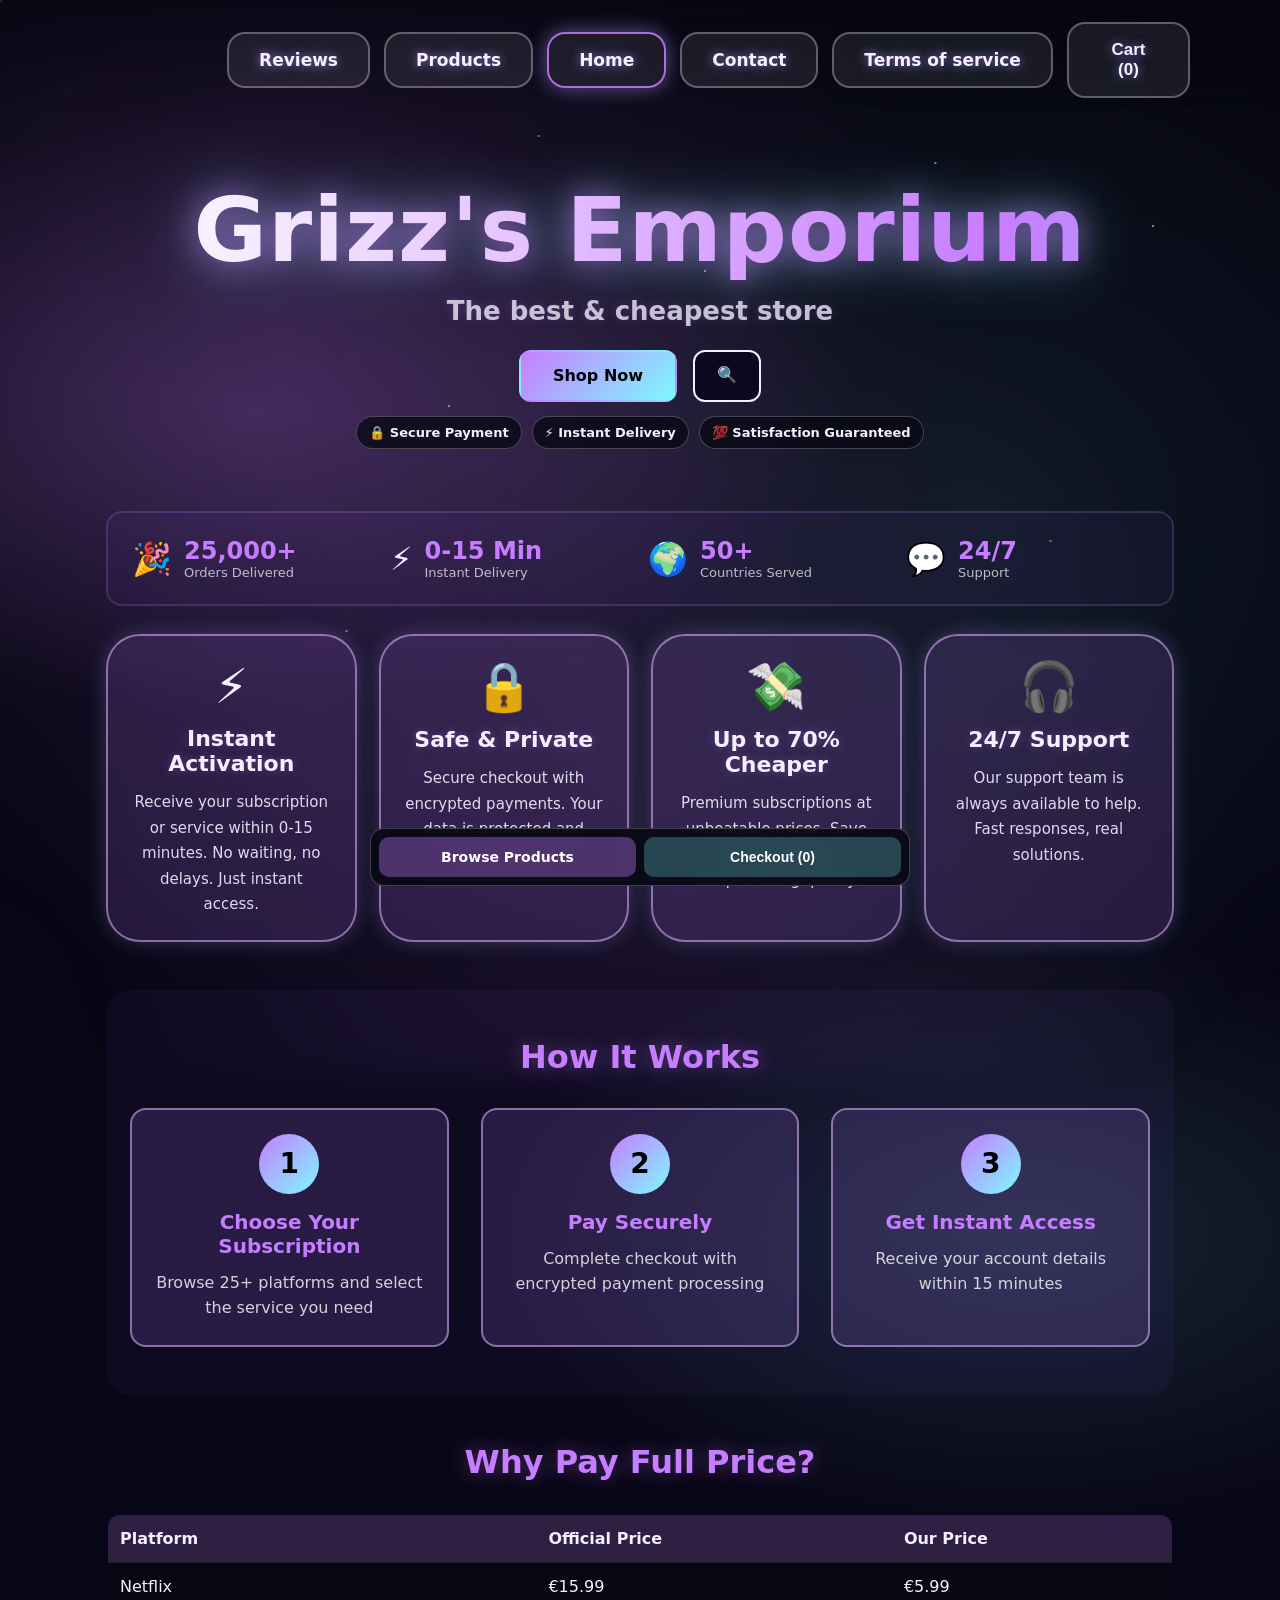
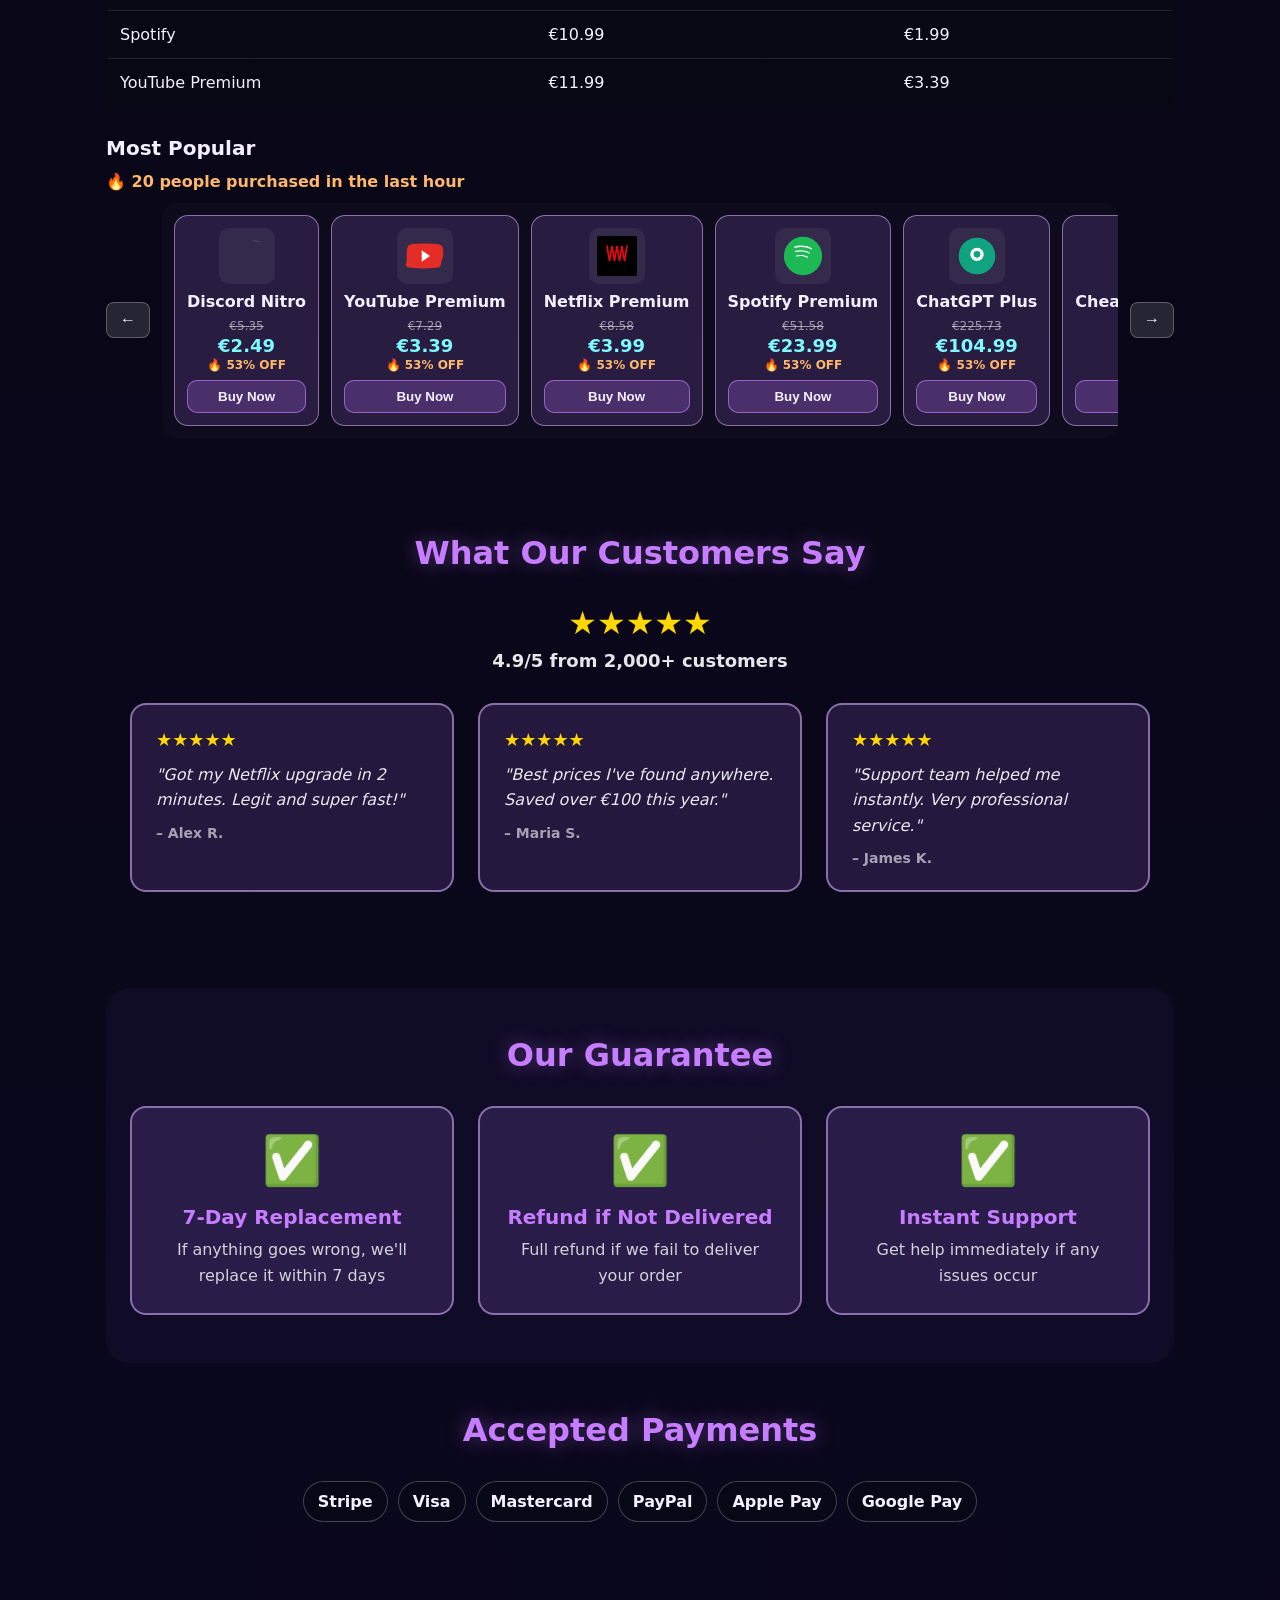
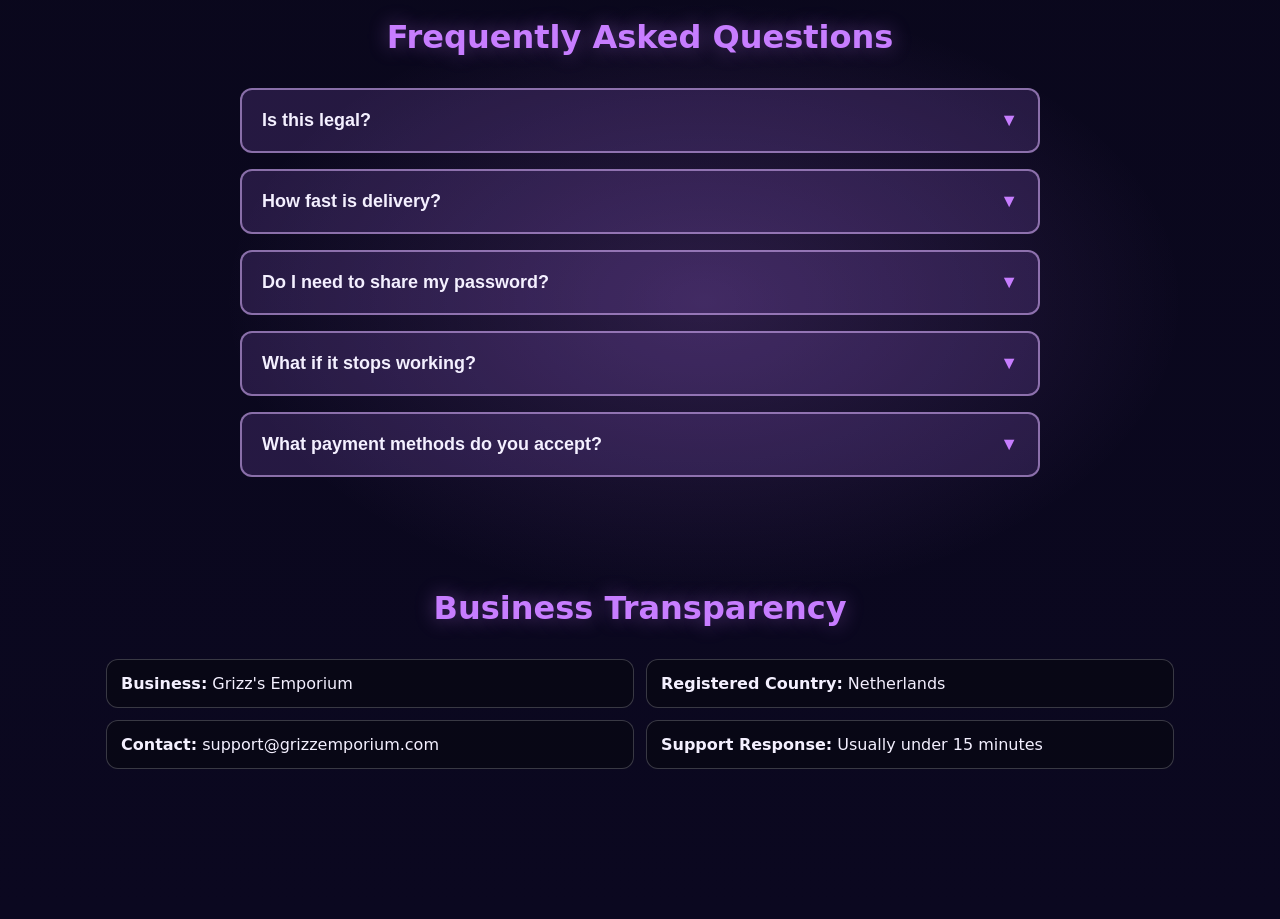
<file: index.html>
<!DOCTYPE html>
<html lang="en">
<head>
  <meta charset="UTF-8" />
  <title>Grizz's Emporium</title>
  <meta name="viewport" content="width=device-width, initial-scale=1.0" />

  <link rel="stylesheet" href="Css/base.css">
  <link rel="stylesheet" href="Css/nav.css">
  <link rel="stylesheet" href="Css/home.css">
  <!-- products styles needed for modal option grid etc. -->
  <link rel="stylesheet" href="Css/products.css">
  <link rel="stylesheet" href="Css/modal.css">
</head>

<body>
  <header class="topbar">
    <nav class="nav">
      <div class="nav-spacer"></div>

      <div class="nav-links">
        <a class="nav-pill" href="review.html">Reviews</a>
        <a class="nav-pill" href="products.html">Products</a>
        <a class="nav-pill is-active" href="index.html">Home</a>
        <a class="nav-pill" href="contact.html">Contact</a>
        <a class="nav-pill" href="tos.html">Terms of service</a>
      </div>

      <button class="nav-pill nav-cart" id="cartPill" type="button">Cart (0)</button>
    </nav>
  </header>

  <main class="page">
    <section class="hero">
      <h1 class="title">Grizz's Emporium</h1>
      <p class="subtitle">The best &amp; cheapest store</p>
      <div class="hero-cta">
        <a href="products.html" class="cta-button cta-primary">Shop Now</a>
        <button class="cta-button cta-search-icon" id="heroSearchToggle" type="button" aria-label="Open search" aria-expanded="false">
          <span class="hero-search-glyph" aria-hidden="true">🔍</span>
        </button>
      </div>
      <div class="hero-trust-badges">
        <span class="trust-badge">🔒 Secure Payment</span>
        <span class="trust-badge">⚡ Instant Delivery</span>
        <span class="trust-badge">💯 Satisfaction Guaranteed</span>
      </div>
      <div class="hero-search-overlay" id="heroSearchOverlay" aria-hidden="true"></div>
      <div class="hero-search-popup" id="heroSearchPopup" aria-hidden="true">
        <form class="hero-search" id="heroSearchForm" action="products.html" method="get">
          <div class="hero-search-row">
            <input
              class="hero-search-input"
              id="heroSearchInput"
              type="search"
              name="q"
              placeholder="Search product title"
              aria-label="Search product title"
              autocomplete="off"
              required
            >
            <button class="cta-button cta-search-icon hero-search-submit" type="submit" aria-label="Search">
              <span class="hero-search-glyph" aria-hidden="true">🔍</span>
            </button>
          </div>
          <div class="hero-search-results" id="heroSearchResults" hidden>
            <ul class="hero-search-suggestions" id="heroSearchSuggestions"></ul>
          </div>
        </form>
      </div>
    </section>

    <!-- Stats Bar -->
    <section class="stats-bar">
      <div class="stat-item">
        <div class="stat-icon">🎉</div>
        <div class="stat-text">
          <div class="stat-number">25,000+</div>
          <div class="stat-label">Orders Delivered</div>
        </div>
      </div>
      <div class="stat-item">
        <div class="stat-icon">⚡</div>
        <div class="stat-text">
          <div class="stat-number">0-15 Min</div>
          <div class="stat-label">Instant Delivery</div>
        </div>
      </div>
      <div class="stat-item">
        <div class="stat-icon">🌍</div>
        <div class="stat-text">
          <div class="stat-number">50+</div>
          <div class="stat-label">Countries Served</div>
        </div>
      </div>
      <div class="stat-item">
        <div class="stat-icon">💬</div>
        <div class="stat-text">
          <div class="stat-number">24/7</div>
          <div class="stat-label">Support</div>
        </div>
      </div>
    </section>

    <!-- Why Choose Us -->
    <section class="cards">
      <article class="card">
        <div class="card-icon">⚡</div>
        <h2>Instant Activation</h2>
        <p>
          Receive your subscription or service within 0-15 minutes.
          No waiting, no delays. Just instant access.
        </p>
      </article>

      <article class="card">
        <div class="card-icon">🔒</div>
        <h2>Safe &amp; Private</h2>
        <p>
          Secure checkout with encrypted payments.
          Your data is protected and never shared.
        </p>
      </article>

      <article class="card">
        <div class="card-icon">💸</div>
        <h2>Up to 70% Cheaper</h2>
        <p>
          Premium subscriptions at unbeatable prices.
          Save money without compromising quality.
        </p>
      </article>

      <article class="card">
        <div class="card-icon">🎧</div>
        <h2>24/7 Support</h2>
        <p>
          Our support team is always available to help.
          Fast responses, real solutions.
        </p>
      </article>
    </section>

    <!-- How It Works -->
    <section class="how-it-works">
      <h2 class="section-title">How It Works</h2>
      <div class="steps">
        <div class="step">
          <div class="step-number">1</div>
          <h3>Choose Your Subscription</h3>
          <p>Browse 25+ platforms and select the service you need</p>
        </div>
        <div class="step">
          <div class="step-number">2</div>
          <h3>Pay Securely</h3>
          <p>Complete checkout with encrypted payment processing</p>
        </div>
        <div class="step">
          <div class="step-number">3</div>
          <h3>Get Instant Access</h3>
          <p>Receive your account details within 15 minutes</p>
        </div>
      </div>
    </section>

    <section class="comparison">
      <h2 class="section-title">Why Pay Full Price?</h2>
      <div class="comparison-wrap">
        <table class="comparison-table">
          <thead>
            <tr>
              <th>Platform</th>
              <th>Official Price</th>
              <th>Our Price</th>
            </tr>
          </thead>
          <tbody>
            <tr>
              <td>Netflix</td>
              <td>€15.99</td>
              <td>€5.99</td>
            </tr>
            <tr>
              <td>Spotify</td>
              <td>€10.99</td>
              <td>€1.99</td>
            </tr>
            <tr>
              <td>YouTube Premium</td>
              <td>€11.99</td>
              <td>€3.39</td>
            </tr>
          </tbody>
        </table>
      </div>
    </section>

    <section class="popular">
      <h2 class="popular-title">Most Popular</h2>
      <p class="live-counter" id="liveOrderCounter">🔥 12 people purchased in the last hour</p>
      <div class="popular-container">
        <button class="popular-arrow popular-arrow-left" id="scrollLeft" type="button" aria-label="Scroll left">←</button>
        <div class="popular-scroll-wrapper">
          <div id="popularList" class="popular-list"></div>
        </div>
        <button class="popular-arrow popular-arrow-right" id="scrollRight" type="button" aria-label="Scroll right">→</button>
      </div>
    </section>

    <!-- Customer Reviews -->
    <section class="reviews">
      <h2 class="section-title">What Our Customers Say</h2>
      <div class="reviews-header">
        <div class="rating-display">
          <div class="rating-stars">★★★★★</div>
          <div class="rating-text">4.9/5 from 2,000+ customers</div>
        </div>
      </div>
      <div class="reviews-grid">
        <div class="review-card">
          <div class="review-stars">★★★★★</div>
          <p class="review-text">"Got my Netflix upgrade in 2 minutes. Legit and super fast!"</p>
          <p class="review-author">– Alex R.</p>
        </div>
        <div class="review-card">
          <div class="review-stars">★★★★★</div>
          <p class="review-text">"Best prices I've found anywhere. Saved over €100 this year."</p>
          <p class="review-author">– Maria S.</p>
        </div>
        <div class="review-card">
          <div class="review-stars">★★★★★</div>
          <p class="review-text">"Support team helped me instantly. Very professional service."</p>
          <p class="review-author">– James K.</p>
        </div>
      </div>
    </section>

    <!-- Guarantee Section -->
    <section class="guarantee">
      <h2 class="section-title">Our Guarantee</h2>
      <div class="guarantee-grid">
        <div class="guarantee-item">
          <div class="guarantee-icon">✅</div>
          <h3>7-Day Replacement</h3>
          <p>If anything goes wrong, we'll replace it within 7 days</p>
        </div>
        <div class="guarantee-item">
          <div class="guarantee-icon">✅</div>
          <h3>Refund if Not Delivered</h3>
          <p>Full refund if we fail to deliver your order</p>
        </div>
        <div class="guarantee-item">
          <div class="guarantee-icon">✅</div>
          <h3>Instant Support</h3>
          <p>Get help immediately if any issues occur</p>
        </div>
      </div>
    </section>

    <section class="payments">
      <h2 class="section-title">Accepted Payments</h2>
      <div class="payment-list">
        <span class="payment-pill">Stripe</span>
        <span class="payment-pill">Visa</span>
        <span class="payment-pill">Mastercard</span>
        <span class="payment-pill">PayPal</span>
        <span class="payment-pill">Apple Pay</span>
        <span class="payment-pill">Google Pay</span>
      </div>
    </section>

    <!-- FAQ Section -->
    <section class="faq">
      <h2 class="section-title">Frequently Asked Questions</h2>
      <div class="faq-list">
        <div class="faq-item">
          <button class="faq-question" type="button">
            <span>Is this legal?</span>
            <span class="faq-arrow">▼</span>
          </button>
          <div class="faq-answer">
            <p>These are shared access or discounted subscription solutions. Availability and features may vary depending on provider policies.</p>
          </div>
        </div>
        <div class="faq-item">
          <button class="faq-question" type="button">
            <span>How fast is delivery?</span>
            <span class="faq-arrow">▼</span>
          </button>
          <div class="faq-answer">
            <p>Most orders are delivered within 0-15 minutes. We prepare products in advance to ensure instant availability after payment confirmation.</p>
          </div>
        </div>
        <div class="faq-item">
          <button class="faq-question" type="button">
            <span>Do I need to share my password?</span>
            <span class="faq-arrow">▼</span>
          </button>
          <div class="faq-answer">
            <p>No, you never need to share your personal passwords. We provide you with new account credentials that you can use independently.</p>
          </div>
        </div>
        <div class="faq-item">
          <button class="faq-question" type="button">
            <span>What if it stops working?</span>
            <span class="faq-arrow">▼</span>
          </button>
          <div class="faq-answer">
            <p>If the service stops working due to our error, we offer a 7-day replacement guarantee. For issues beyond our control (platform policy changes), please refer to our Terms of Service.</p>
          </div>
        </div>
        <div class="faq-item">
          <button class="faq-question" type="button">
            <span>What payment methods do you accept?</span>
            <span class="faq-arrow">▼</span>
          </button>
          <div class="faq-answer">
            <p>We accept all major payment methods including credit/debit cards, PayPal, and other secure payment processors. All transactions are encrypted and secure.</p>
          </div>
        </div>
      </div>
    </section>

    <section class="transparency">
      <h2 class="section-title">Business Transparency</h2>
      <div class="transparency-grid">
        <div class="transparency-item"><strong>Business:</strong> Grizz's Emporium</div>
        <div class="transparency-item"><strong>Registered Country:</strong> Netherlands</div>
        <div class="transparency-item"><strong>Contact:</strong> support@grizzemporium.com</div>
        <div class="transparency-item"><strong>Support Response:</strong> Usually under 15 minutes</div>
      </div>
    </section>

    <!-- load data definitions first (used by popular items) -->
    <script src="Js/data.js" defer></script>
    <!-- load popular.js right after the section so it's easy to spot -->
    <script src="Js/popular.js" defer></script>
  </main>

  <!-- GLOBAL MODAL (needed for cart/checkout on every page) -->
  <div class="modal" id="modal" aria-hidden="true">
    <div class="modal-box" id="modalBox" role="dialog" aria-modal="true" aria-labelledby="modalTitle">
      <div class="modal-header">
        <button class="modal-back" id="modalBack" type="button" aria-label="Back">←</button>
        <h2 id="modalTitle">Cart</h2>
        <button class="modal-close" id="closeModal" type="button" aria-label="Close">✕</button>
      </div>
      <div class="modal-body" id="modalBody"></div>
    </div>
  </div>

  <div class="sticky-cta" id="stickyCta">
    <a class="sticky-btn" href="products.html">Browse Products</a>
    <button class="sticky-btn sticky-cart" id="stickyCartBtn" type="button">Checkout (0)</button>
  </div>

  <script src="Js/home.js" defer></script>

  <!-- global scripts -->
  <script src="Js/utils.js" defer></script>
  <script src="Js/cart.js" defer></script>
  <script src="Js/modal.js" defer></script>
  <script src="Js/checkout.js" defer></script>
</body>
</html>
</file>
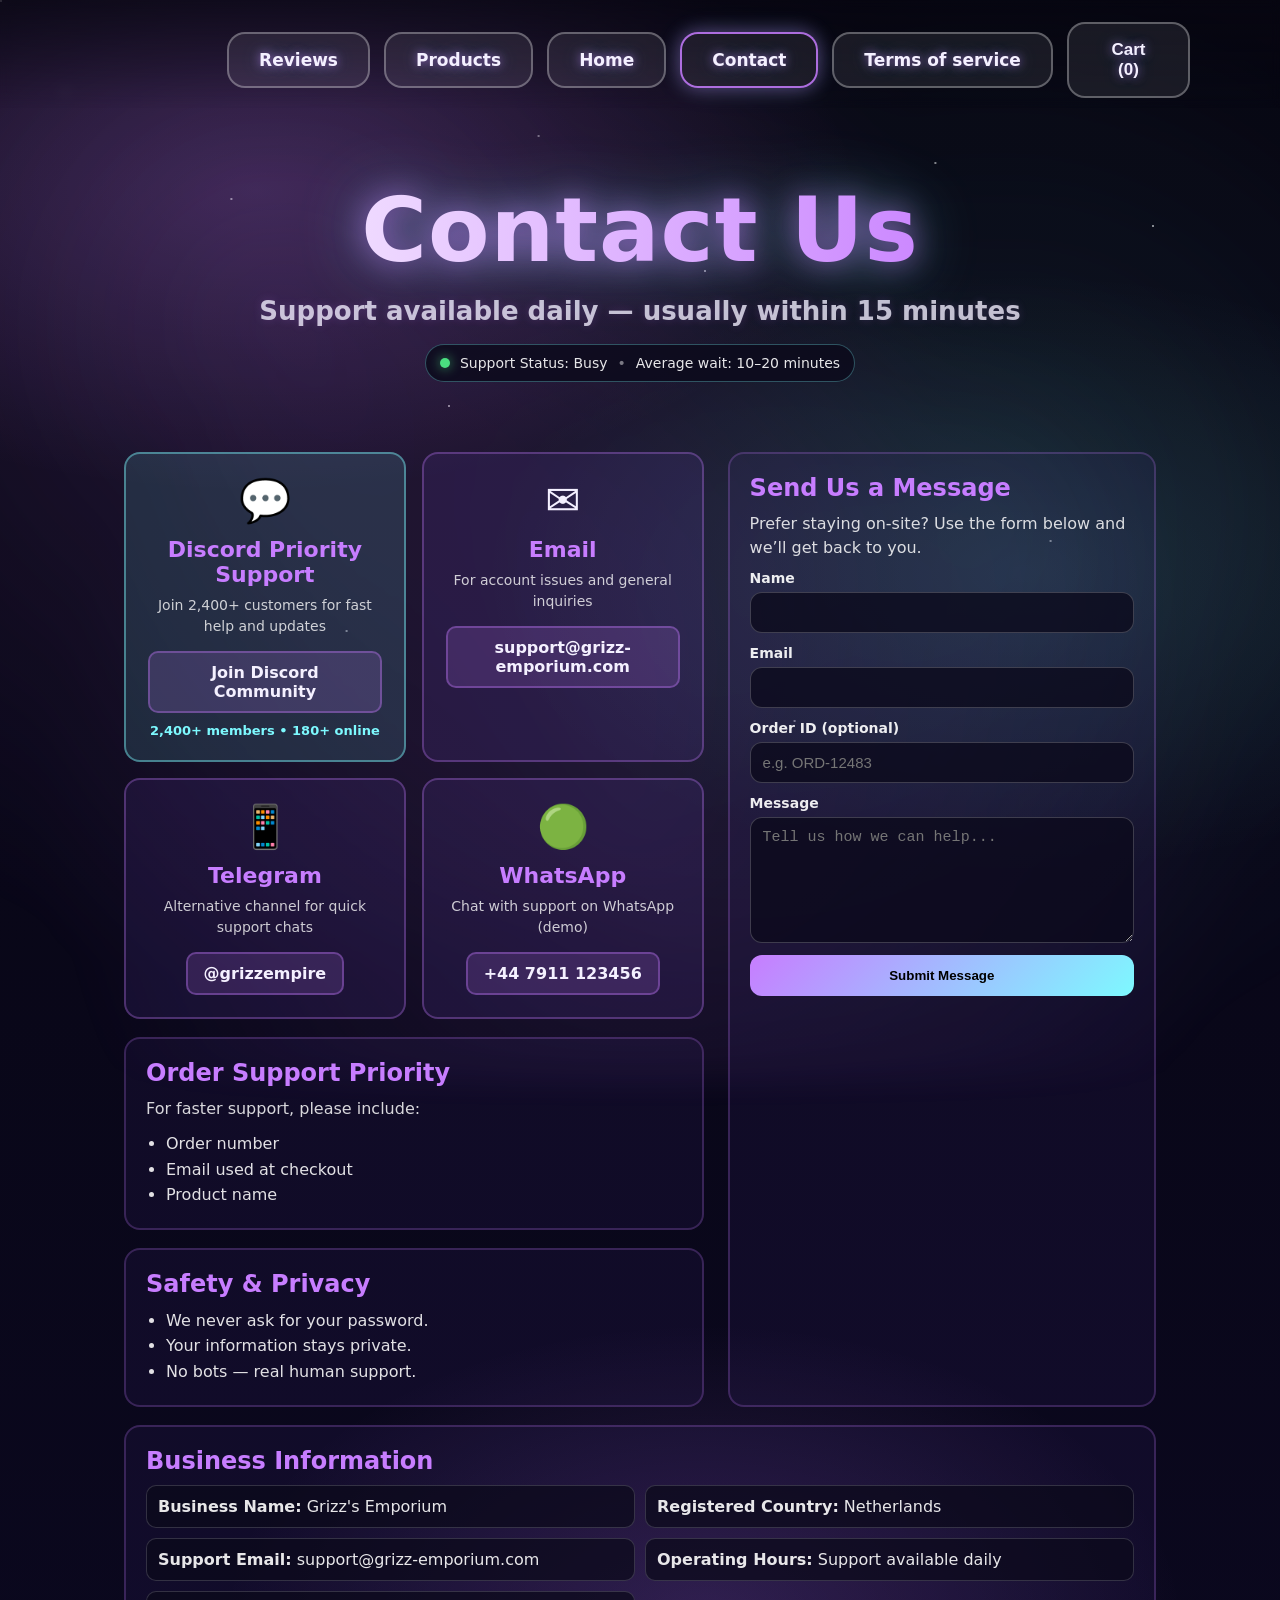
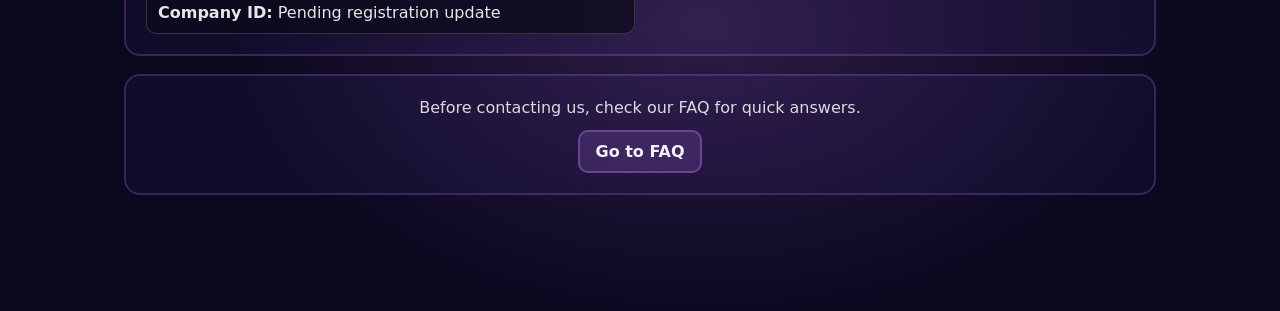
<file: contact.html>
<!DOCTYPE html>
<html lang="en">
<head>
  <meta charset="UTF-8" />
  <title>Contact — Grizz's Emporium</title>
  <meta name="viewport" content="width=device-width, initial-scale=1.0" />
  <link rel="stylesheet" href="Css/base.css">
  <link rel="stylesheet" href="Css/nav.css">
  <link rel="stylesheet" href="Css/modal.css">
  <link rel="stylesheet" href="Css/contact.css">
</head>
<body>
  <header class="topbar">
    <nav class="nav">
      <div class="nav-spacer"></div>

      <div class="nav-links">
        <a class="nav-pill" href="review.html">Reviews</a>
        <a class="nav-pill" href="products.html">Products</a>
        <a class="nav-pill" href="index.html">Home</a>
        <a class="nav-pill is-active" href="contact.html">Contact</a>
        <a class="nav-pill" href="tos.html">Terms of service</a>
      </div>

      <button class="nav-pill nav-cart" id="cartPill" type="button">Cart (0)</button>
    </nav>
  </header>

  <main class="page">
    <section class="hero">
      <h1 class="title">Contact Us</h1>
      <p class="subtitle">Support available daily — usually within 15 minutes</p>
      <div class="status-pill" id="supportStatusPill">
        <span class="status-dot" aria-hidden="true"></span>
        <span id="supportStatusText">Support Status: Online</span>
        <span class="status-sep">•</span>
        <span id="supportWaitText">Average wait: 5–10 minutes</span>
      </div>
    </section>

    <section class="contact-section">
      <div class="contact-grid">
        <div class="contact-left">
          <div class="contact-container">
            <div class="contact-card contact-card-primary">
              <div class="contact-icon">💬</div>
              <h3>Discord Priority Support</h3>
              <p>Join 2,400+ customers for fast help and updates</p>
              <a href="https://discord.gg/grizzempire" target="_blank" rel="noopener noreferrer" class="contact-link">Join Discord Community</a>
              <div class="contact-metrics">2,400+ members • 180+ online</div>
            </div>

            <div class="contact-card">
              <div class="contact-icon">✉️</div>
              <h3>Email</h3>
              <p>For account issues and general inquiries</p>
              <a href="mailto:support@grizz-emporium.com" class="contact-link">support@grizz-emporium.com</a>
            </div>

            <div class="contact-card">
              <div class="contact-icon">📱</div>
              <h3>Telegram</h3>
              <p>Alternative channel for quick support chats</p>
              <a href="https://t.me/grizzempire" target="_blank" rel="noopener noreferrer" class="contact-link">@grizzempire</a>
            </div>

            <div class="contact-card">
              <div class="contact-icon">🟢</div>
              <h3>WhatsApp</h3>
              <p>Chat with support on WhatsApp (demo)</p>
              <a href="https://wa.me/447911123456" target="_blank" rel="noopener noreferrer" class="contact-link">+44 7911 123456</a>
            </div>
          </div>

          <div class="priority-box">
            <h2>Order Support Priority</h2>
            <p>For faster support, please include:</p>
            <ul>
              <li>Order number</li>
              <li>Email used at checkout</li>
              <li>Product name</li>
            </ul>
          </div>

          <div class="safety-box">
            <h2>Safety & Privacy</h2>
            <ul>
              <li>We never ask for your password.</li>
              <li>Your information stays private.</li>
              <li>No bots — real human support.</li>
            </ul>
          </div>
        </div>

        <div class="contact-form-wrap">
          <h2>Send Us a Message</h2>
          <p>Prefer staying on-site? Use the form below and we’ll get back to you.</p>
          <form id="contactForm" class="contact-form" novalidate>
            <label>
              Name
              <input type="text" id="contactName" name="name" required>
            </label>

            <label>
              Email
              <input type="email" id="contactEmail" name="email" required>
            </label>

            <label>
              Order ID (optional)
              <input type="text" id="contactOrderId" name="orderId" placeholder="e.g. ORD-12483">
            </label>

            <label>
              Message
              <textarea id="contactMessage" name="message" rows="6" required placeholder="Tell us how we can help..."></textarea>
            </label>

            <button class="contact-submit" type="submit">Submit Message</button>
          </form>
        </div>
      </div>

      <div class="business-info">
        <h2>Business Information</h2>
        <div class="business-grid">
          <div><strong>Business Name:</strong> Grizz's Emporium</div>
          <div><strong>Registered Country:</strong> Netherlands</div>
          <div><strong>Support Email:</strong> support@grizz-emporium.com</div>
          <div><strong>Operating Hours:</strong> Support available daily</div>
          <div><strong>Company ID:</strong> Pending registration update</div>
        </div>
      </div>

      <div class="faq-shortcut">
        <p>Before contacting us, check our FAQ for quick answers.</p>
        <a href="index.html" class="contact-link">Go to FAQ</a>
      </div>
    </section>
  </main>

  <!-- GLOBAL MODAL -->
  <div class="modal" id="modal" aria-hidden="true">
    <div class="modal-box" id="modalBox" role="dialog" aria-modal="true" aria-labelledby="modalTitle">
      <div class="modal-header">
        <button class="modal-back" id="modalBack" type="button" aria-label="Back">←</button>
        <h2 id="modalTitle">Cart</h2>
        <button class="modal-close" id="closeModal" type="button" aria-label="Close">✕</button>
      </div>
      <div class="modal-body" id="modalBody"></div>
    </div>
  </div>

  <!-- global cart scripts -->
  <script src="Js/utils.js" defer></script>
  <script src="Js/cart.js" defer></script>
  <script src="Js/modal.js" defer></script>
  <script src="Js/checkout.js" defer></script>
  <script src="Js/contact.js" defer></script>
</body>
</html>
</file>
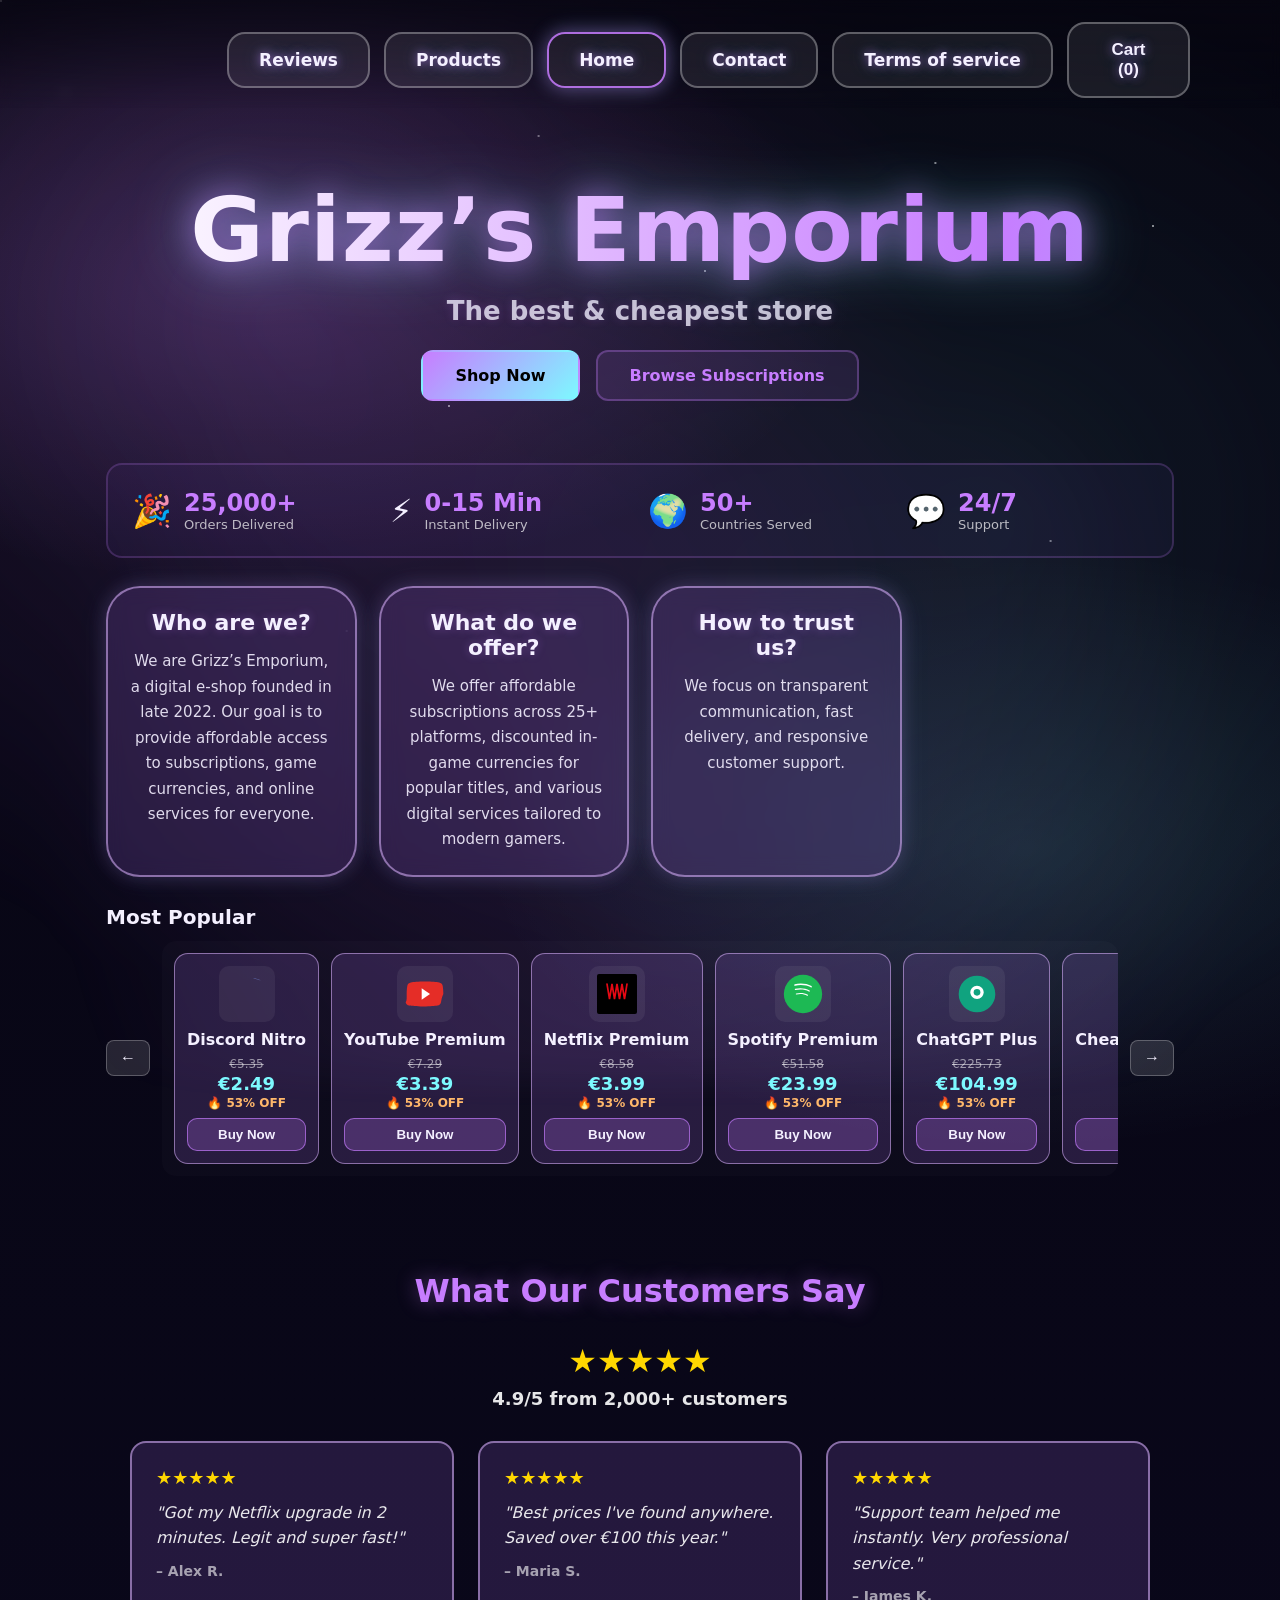
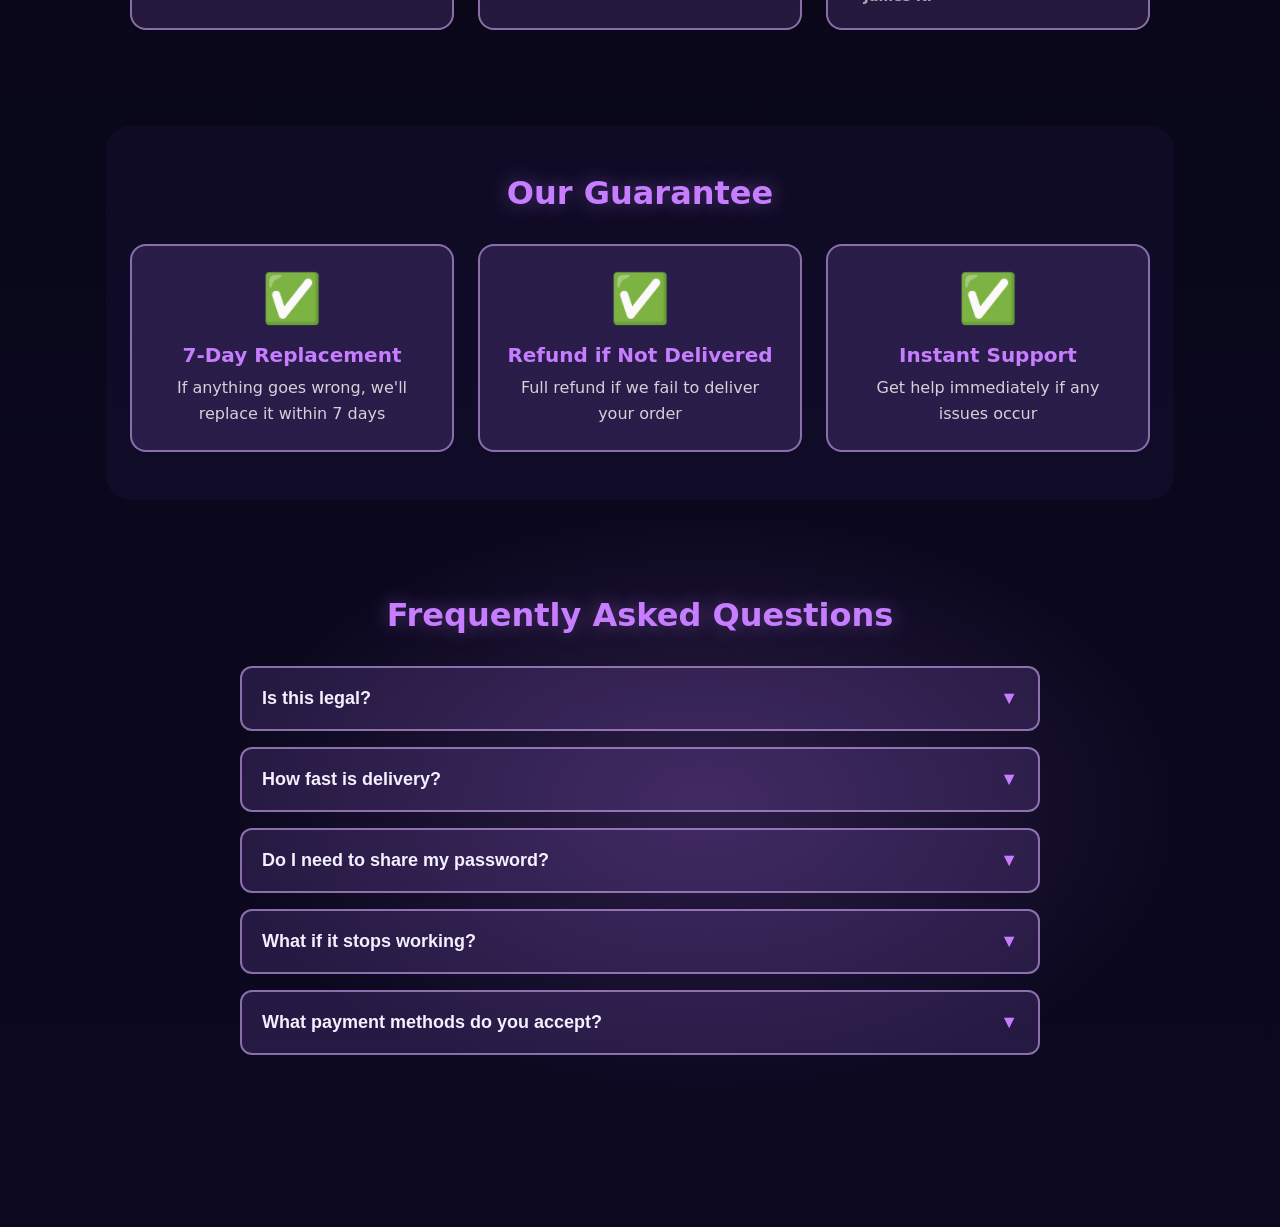
<file: index_backup.html>
<!DOCTYPE html>
<html lang="en">
<head>
  <meta charset="UTF-8" />
  <title>Grizz's Emporium</title>
  <meta name="viewport" content="width=device-width, initial-scale=1.0" />

  <link rel="stylesheet" href="Css/base.css">
  <link rel="stylesheet" href="Css/nav.css">
  <link rel="stylesheet" href="Css/home.css">
  <!-- products styles needed for modal option grid etc. -->
  <link rel="stylesheet" href="Css/products.css">
  <link rel="stylesheet" href="Css/modal.css">
</head>

<body>
  <header class="topbar">
    <nav class="nav">
      <div class="nav-spacer"></div>

      <div class="nav-links">
        <a class="nav-pill" href="review.html">Reviews</a>
        <a class="nav-pill" href="products.html">Products</a>
        <a class="nav-pill is-active" href="index.html">Home</a>
        <a class="nav-pill" href="contact.html">Contact</a>
        <a class="nav-pill" href="tos.html">Terms of service</a>
      </div>

      <button class="nav-pill nav-cart" id="cartPill" type="button">Cart (0)</button>
    </nav>
  </header>

  <main class="page">
    <section class="hero">
      <h1 class="title">Grizz’s Emporium</h1>
      <p class="subtitle">The best &amp; cheapest store</p>      <div class="hero-cta">
        <a href="products.html" class="cta-button cta-primary">Shop Now</a>
        <a href="products.html" class="cta-button cta-secondary">Browse Subscriptions</a>
      </div>
    </section>

    <!-- Stats Bar -->
    <section class="stats-bar">
      <div class="stat-item">
        <div class="stat-icon">🎉</div>
        <div class="stat-text">
          <div class="stat-number">25,000+</div>
          <div class="stat-label">Orders Delivered</div>
        </div>
      </div>
      <div class="stat-item">
        <div class="stat-icon">⚡</div>
        <div class="stat-text">
          <div class="stat-number">0-15 Min</div>
          <div class="stat-label">Instant Delivery</div>
        </div>
      </div>
      <div class="stat-item">
        <div class="stat-icon">🌍</div>
        <div class="stat-text">
          <div class="stat-number">50+</div>
          <div class="stat-label">Countries Served</div>
        </div>
      </div>
      <div class="stat-item">
        <div class="stat-icon">💬</div>
        <div class="stat-text">
          <div class="stat-number">24/7</div>
          <div class="stat-label">Support</div>
        </div>
      </div>    </section>

    <section class="cards">
      <article class="card">
        <h2>Who are we?</h2>
        <p>
          We are Grizz’s Emporium, a digital e-shop founded in late 2022.
          Our goal is to provide affordable access to subscriptions,
          game currencies, and online services for everyone.
        </p>
      </article>

      <article class="card">
        <h2>What do we offer?</h2>
        <p>
          We offer affordable subscriptions across 25+ platforms,
          discounted in-game currencies for popular titles,
          and various digital services tailored to modern gamers.
        </p>
      </article>

      <article class="card">
        <h2>How to trust us?</h2>
        <p>
          We focus on transparent communication, fast delivery,
          and responsive customer support.
        </p>
      </article>
    </section>

    <section class="popular">
      <h2 class="popular-title">Most Popular</h2>
      <div class="popular-container">
        <button class="popular-arrow popular-arrow-left" id="scrollLeft" type="button" aria-label="Scroll left">←</button>
        <div class="popular-scroll-wrapper">
          <div id="popularList" class="popular-list"></div>
        </div>
        <button class="popular-arrow popular-arrow-right" id="scrollRight" type="button" aria-label="Scroll right">→</button>
      </div>
    </section>

    <!-- Customer Reviews -->
    <section class="reviews">
      <h2 class="section-title">What Our Customers Say</h2>
      <div class="reviews-header">
        <div class="rating-display">
          <div class="rating-stars">★★★★★</div>
          <div class="rating-text">4.9/5 from 2,000+ customers</div>
        </div>
      </div>
      <div class="reviews-grid">
        <div class="review-card">
          <div class="review-stars">★★★★★</div>
          <p class="review-text">"Got my Netflix upgrade in 2 minutes. Legit and super fast!"</p>
          <p class="review-author">– Alex R.</p>
        </div>
        <div class="review-card">
          <div class="review-stars">★★★★★</div>
          <p class="review-text">"Best prices I've found anywhere. Saved over €100 this year."</p>
          <p class="review-author">– Maria S.</p>
        </div>
        <div class="review-card">
          <div class="review-stars">★★★★★</div>
          <p class="review-text">"Support team helped me instantly. Very professional service."</p>
          <p class="review-author">– James K.</p>
        </div>
      </div>
    </section>

    <!-- Guarantee Section -->
    <section class="guarantee">
      <h2 class="section-title">Our Guarantee</h2>
      <div class="guarantee-grid">
        <div class="guarantee-item">
          <div class="guarantee-icon">✅</div>
          <h3>7-Day Replacement</h3>
          <p>If anything goes wrong, we'll replace it within 7 days</p>
        </div>
        <div class="guarantee-item">
          <div class="guarantee-icon">✅</div>
          <h3>Refund if Not Delivered</h3>
          <p>Full refund if we fail to deliver your order</p>
        </div>
        <div class="guarantee-item">
          <div class="guarantee-icon">✅</div>
          <h3>Instant Support</h3>
          <p>Get help immediately if any issues occur</p>
        </div>
      </div>
    </section>

    <!-- FAQ Section -->
    <section class="faq">
      <h2 class="section-title">Frequently Asked Questions</h2>
      <div class="faq-list">
        <div class="faq-item">
          <button class="faq-question" type="button">
            <span>Is this legal?</span>
            <span class="faq-arrow">▼</span>
          </button>
          <div class="faq-answer">
            <p>Yes, we operate within legal boundaries. We provide legitimate access to digital services through authorized reseller partnerships and group purchasing arrangements.</p>
          </div>
        </div>
        <div class="faq-item">
          <button class="faq-question" type="button">
            <span>How fast is delivery?</span>
            <span class="faq-arrow">▼</span>
          </button>
          <div class="faq-answer">
            <p>Most orders are delivered within 0-15 minutes. We prepare products in advance to ensure instant availability after payment confirmation.</p>
          </div>
        </div>
        <div class="faq-item">
          <button class="faq-question" type="button">
            <span>Do I need to share my password?</span>
            <span class="faq-arrow">▼</span>
          </button>
          <div class="faq-answer">
            <p>No, you never need to share your personal passwords. We provide you with new account credentials that you can use independently.</p>
          </div>
        </div>
        <div class="faq-item">
          <button class="faq-question" type="button">
            <span>What if it stops working?</span>
            <span class="faq-arrow">▼</span>
          </button>
          <div class="faq-answer">
            <p>If the service stops working due to our error, we offer a 7-day replacement guarantee. For issues beyond our control (platform policy changes), please refer to our Terms of Service.</p>
          </div>
        </div>
        <div class="faq-item">
          <button class="faq-question" type="button">
            <span>What payment methods do you accept?</span>
            <span class="faq-arrow">▼</span>
          </button>
          <div class="faq-answer">
            <p>We accept all major payment methods including credit/debit cards, PayPal, and other secure payment processors. All transactions are encrypted and secure.</p>
          </div>
        </div>
      </div>
    </section>

    <!-- load data definitions first (used by popular items) -->
    <script src="../Js/data.js" defer></script>
    <!-- load popular.js right after the section so it's easy to spot -->
    <script src="../Js/popular.js" defer></script>
  </main>

  <!-- GLOBAL MODAL (needed for cart/checkout on every page) -->
  <div class="modal" id="modal" aria-hidden="true">
    <div class="modal-box" id="modalBox" role="dialog" aria-modal="true" aria-labelledby="modalTitle">
      <div class="modal-header">
        <button class="modal-back" id="modalBack" type="button" aria-label="Back">←</button>
        <h2 id="modalTitle">Cart</h2>
        <button class="modal-close" id="closeModal" type="button" aria-label="Close">✕</button>
      </div>
      <div class="modal-body" id="modalBody"></div>
    </div>
  </div>

  <script src="../Js/home.js" defer></script>

  <!-- global scripts -->
  <script src="Js/utils.js" defer></script>
  <script src="Js/cart.js" defer></script>
  <script src="Js/modal.js" defer></script>
  <script src="Js/checkout.js" defer></script>
</body>
</html>
</file>
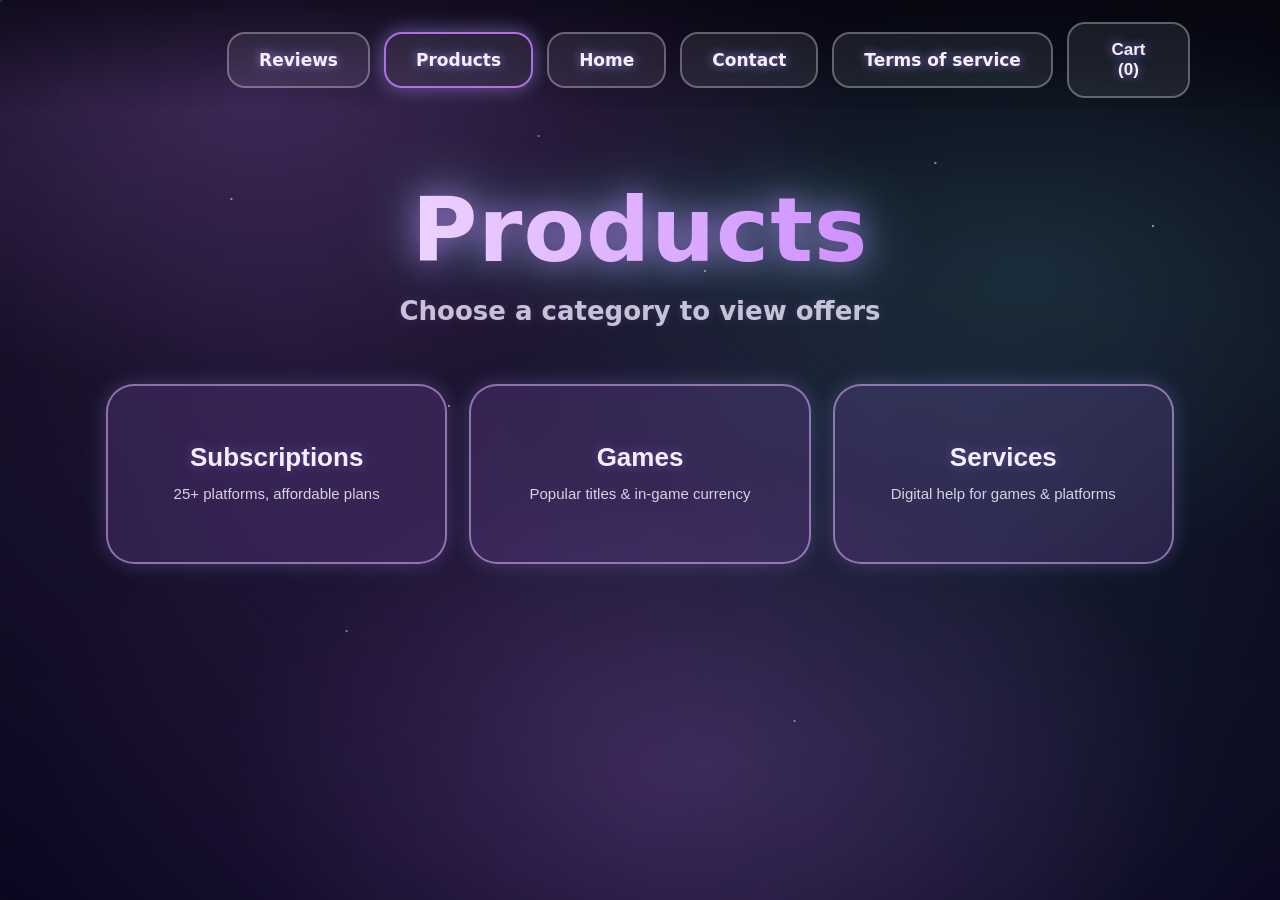
<file: products.html>
<!DOCTYPE html>
<html lang="en">
<head>
  <meta charset="UTF-8" />
  <title>Products — Grizz's Emporium</title>
  <meta name="viewport" content="width=device-width, initial-scale=1.0" />

  <link rel="stylesheet" href="Css/base.css">
  <link rel="stylesheet" href="Css/nav.css">
  <link rel="stylesheet" href="Css/products.css">
  <link rel="stylesheet" href="Css/modal.css">
</head>

<body>
  <header class="topbar">
    <nav class="nav">
      <div class="nav-spacer"></div>

      <div class="nav-links">
        <a class="nav-pill" href="review.html">Reviews</a>
        <a class="nav-pill is-active" href="products.html">Products</a>
        <a class="nav-pill" href="index.html">Home</a>
        <a class="nav-pill" href="contact.html">Contact</a>
        <a class="nav-pill" href="tos.html">Terms of service</a>
      </div>

      <button class="nav-pill nav-cart" id="cartPill" type="button">Cart (0)</button>
    </nav>
  </header>

  <main class="page">
    <section class="hero">
      <h1 class="title">Products</h1>
      <p class="subtitle">Choose a category to view offers</p>
    </section>

    <section class="category-grid">
      <button class="category-card" data-category="subscriptions">
        <h2>Subscriptions</h2>
        <p>25+ platforms, affordable plans</p>
      </button>

      <button class="category-card" data-category="games">
        <h2>Games</h2>
        <p>Popular titles & in-game currency</p>
      </button>

      <button class="category-card" data-category="services">
        <h2>Services</h2>
        <p>Digital help for games & platforms</p>
      </button>
    </section>
  </main>

  <!-- GLOBAL MODAL -->
  <div class="modal" id="modal" aria-hidden="true">
    <div class="modal-box" id="modalBox" role="dialog" aria-modal="true" aria-labelledby="modalTitle">
      <div class="modal-header">
        <button class="modal-back" id="modalBack" type="button" aria-label="Back">←</button>
        <h2 id="modalTitle">Offers</h2>
        <button class="modal-close" id="closeModal" type="button" aria-label="Close">✕</button>
      </div>
      <div class="modal-body" id="modalBody"></div>
    </div>
  </div>

  <!-- scripts (ORDER matters) -->
  <script src="Js/data.js" defer></script>
  <script src="Js/utils.js" defer></script>
  <script src="Js/cart.js" defer></script>
  <script src="Js/modal.js" defer></script>
  <script src="Js/checkout.js" defer></script>
  <script src="Js/products.js" defer></script>
</body>
</html>
</file>
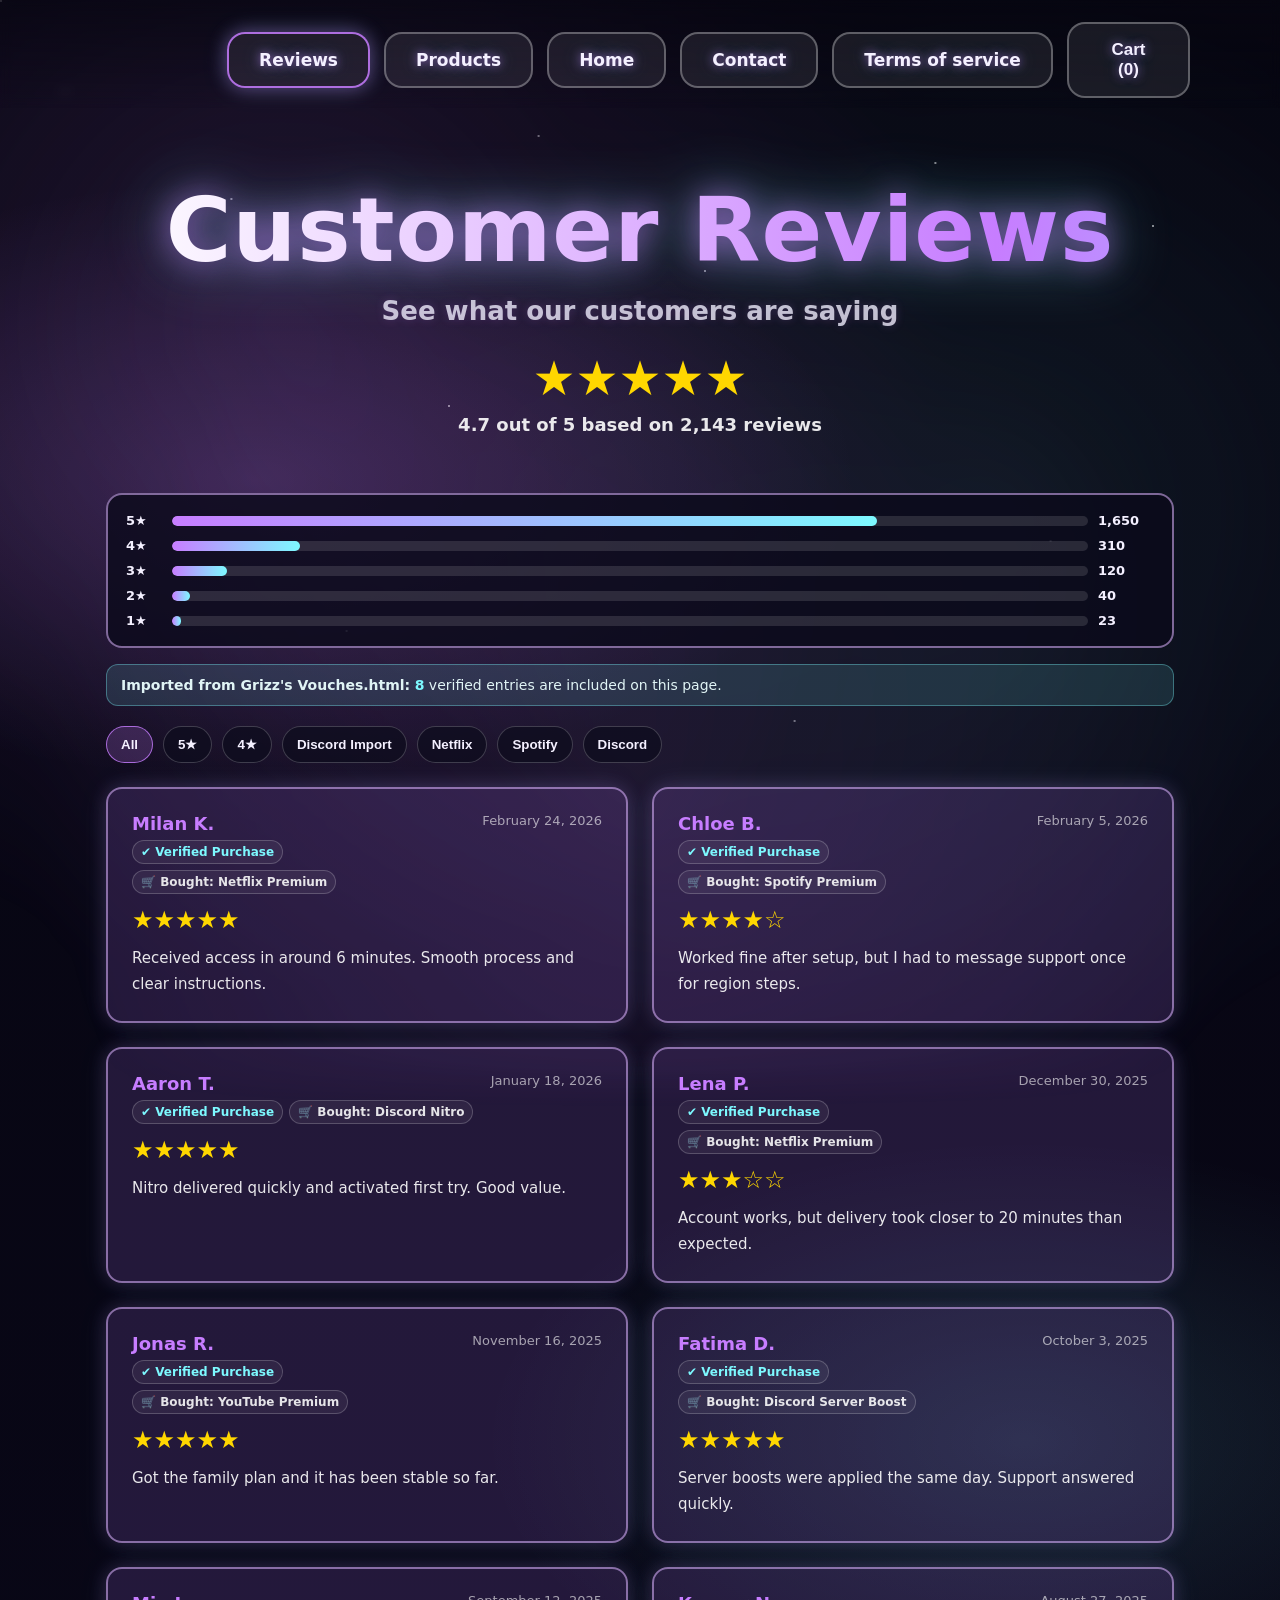
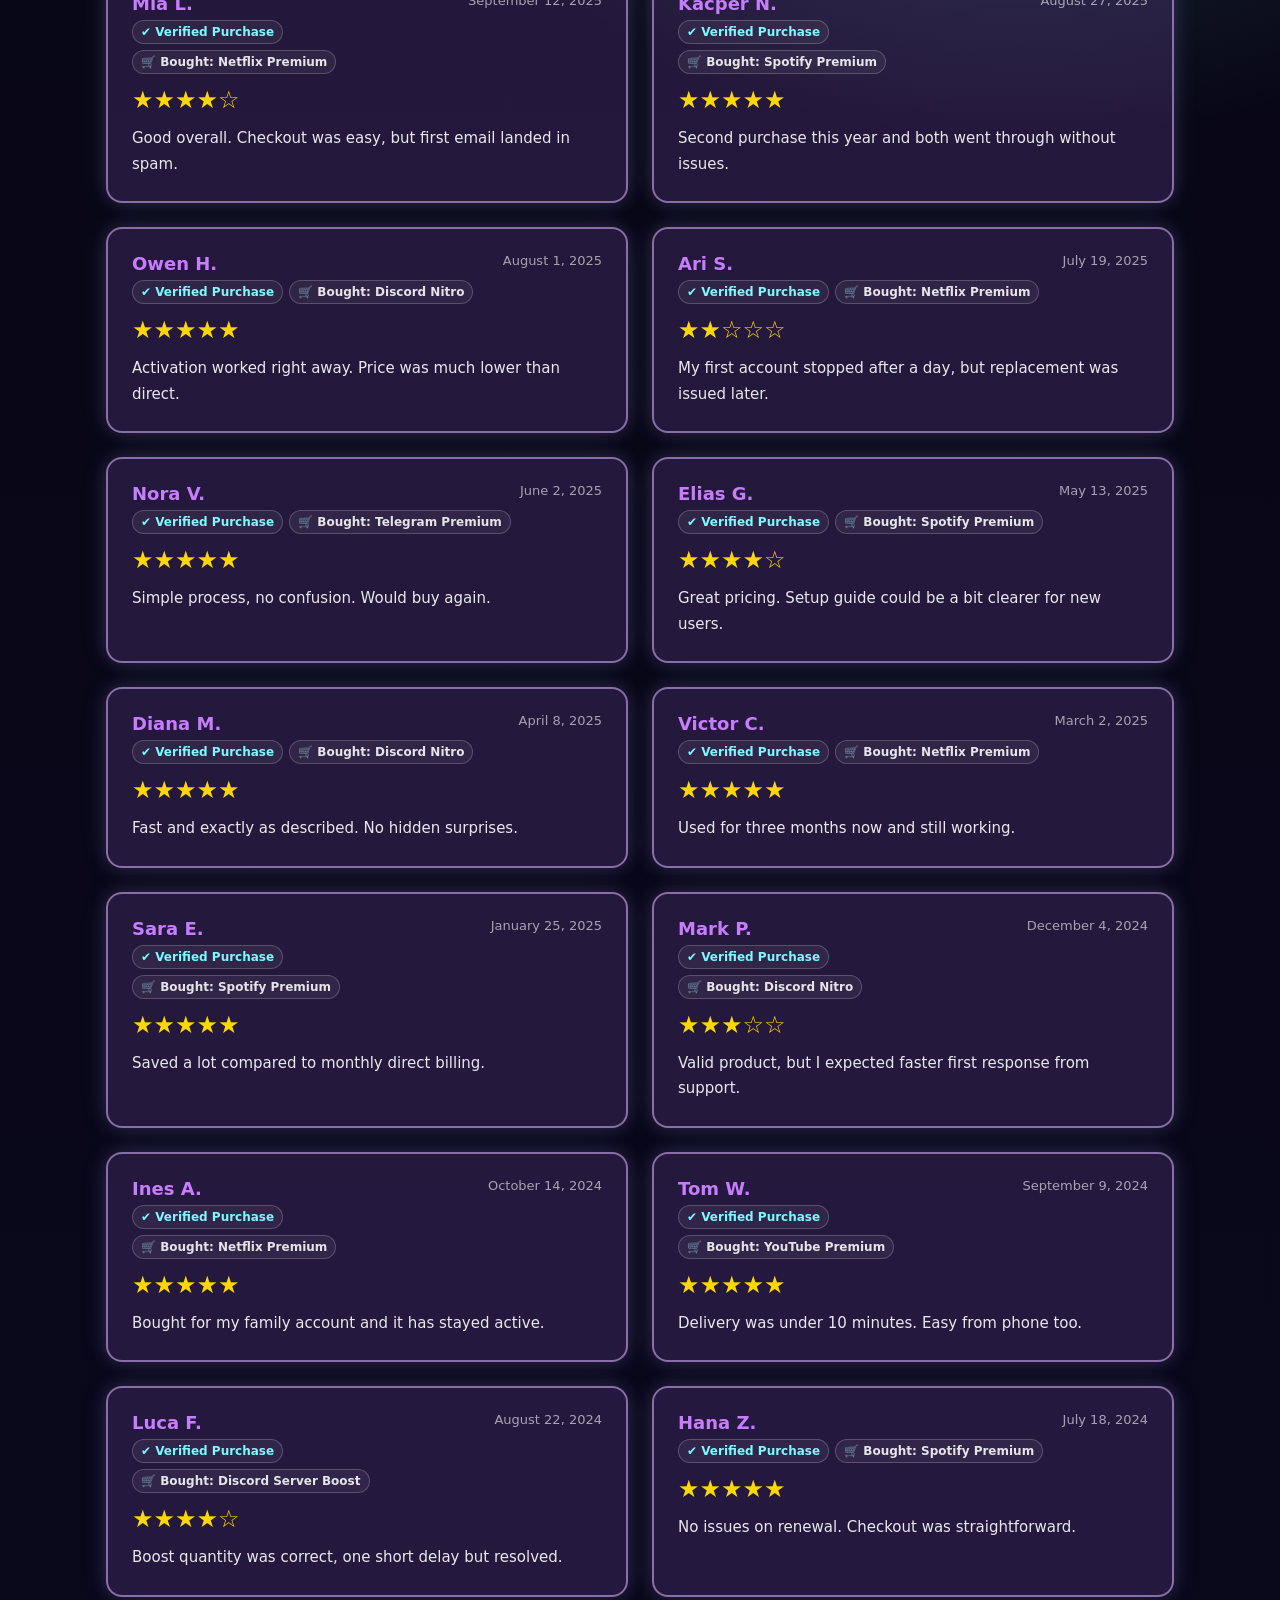
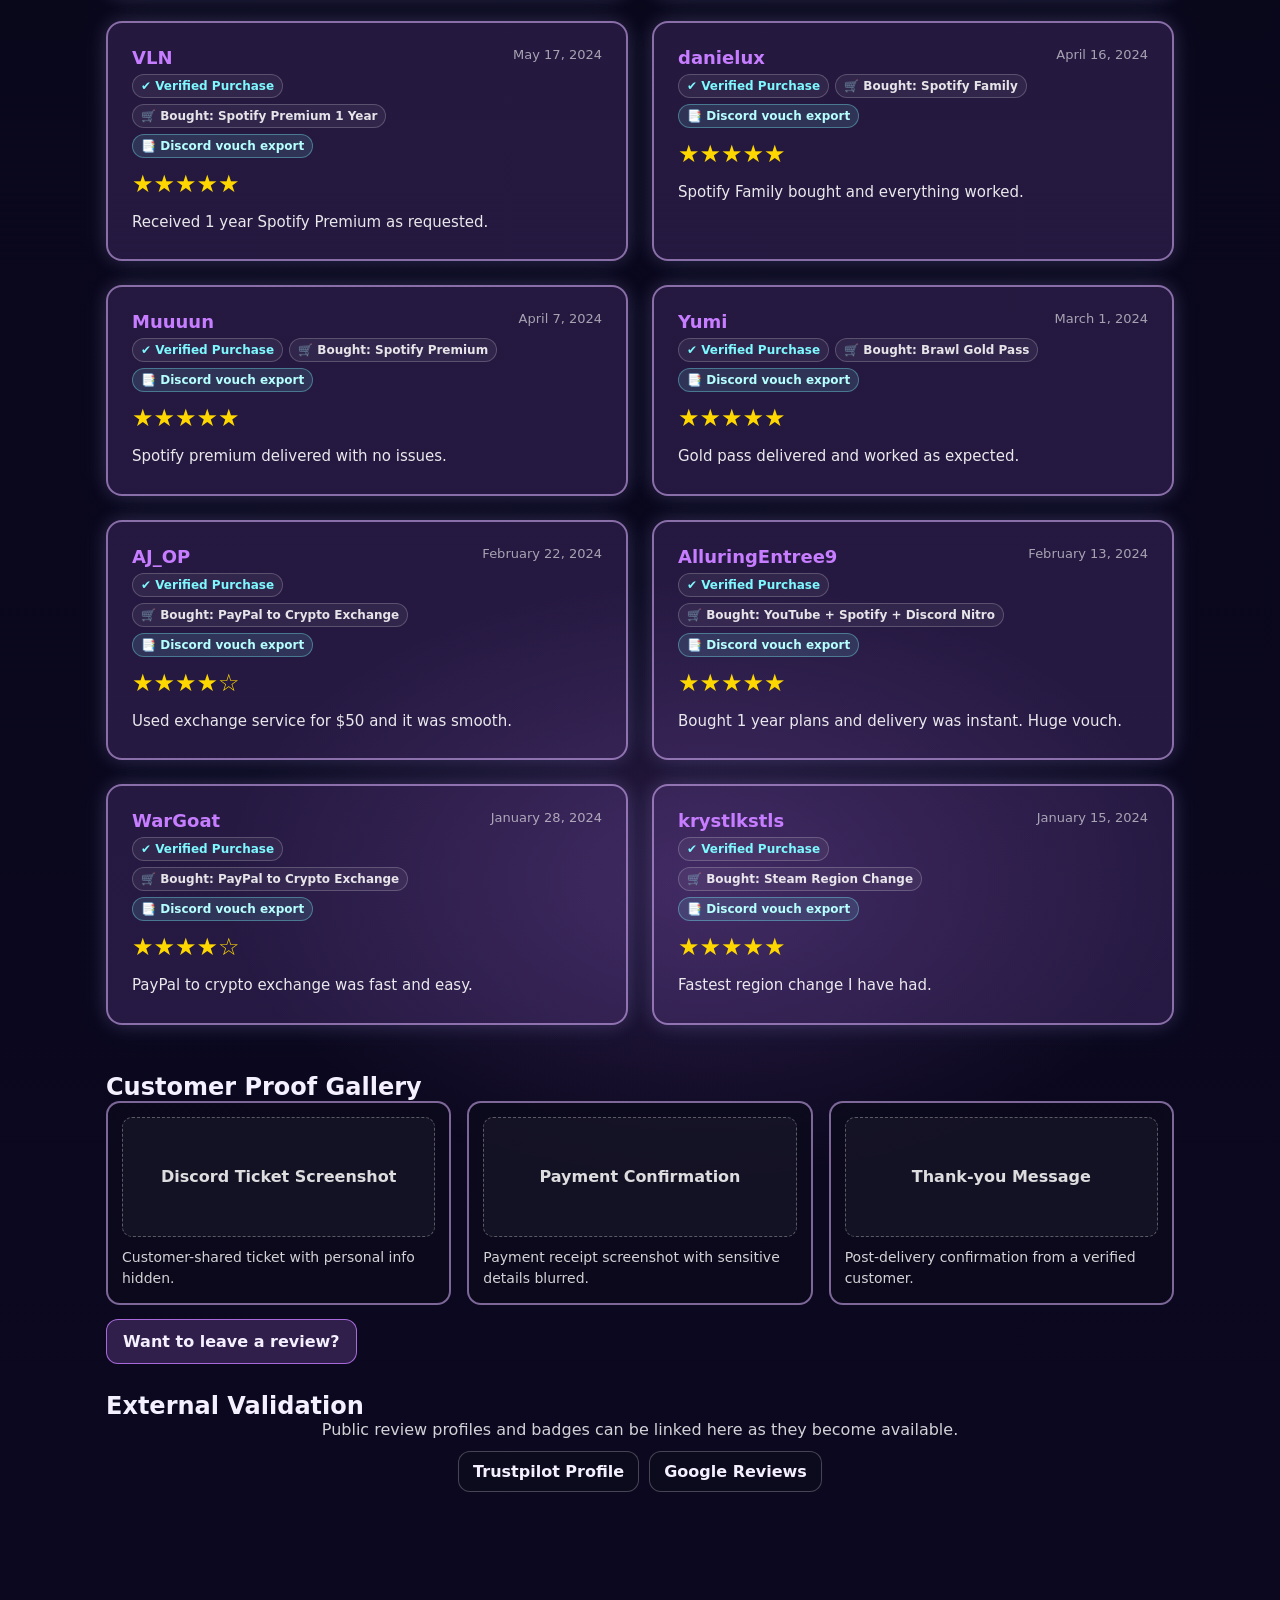
<file: review.html>
<!DOCTYPE html>
<html lang="en">
<head>
  <meta charset="UTF-8" />
  <title>Reviews — Grizz's Emporium</title>
  <meta name="viewport" content="width=device-width, initial-scale=1.0" />
  <link rel="stylesheet" href="Css/base.css">
  <link rel="stylesheet" href="Css/nav.css">
  <link rel="stylesheet" href="Css/review.css">
  <link rel="stylesheet" href="Css/modal.css">
</head>
<body>
  <header class="topbar">
    <nav class="nav">
  <div class="nav-spacer"></div>

  <div class="nav-links">
    <a class="nav-pill is-active" href="review.html">Reviews</a>
    <a class="nav-pill" href="products.html">Products</a>
    <a class="nav-pill" href="index.html">Home</a>
    <a class="nav-pill" href="contact.html">Contact</a>
    <a class="nav-pill" href="tos.html">Terms of service</a>
  </div>

  <button class="nav-pill nav-cart" id="cartPill" type="button">Cart (0)</button>
</nav>
  </header>

  <main class="page">
    <section class="hero">
      <h1 class="title">Customer Reviews</h1>
      <p class="subtitle">See what our customers are saying</p>
      <div class="rating-summary">
        <div class="summary-stars">★★★★★</div>
        <div class="summary-text">4.7 out of 5 based on 2,143 reviews</div>
      </div>
    </section>

    <section class="breakdown-section" aria-label="Rating breakdown">
      <div class="breakdown-row"><span class="breakdown-label">5★</span><div class="breakdown-track"><span class="breakdown-fill" style="width:77%"></span></div><span class="breakdown-count">1,650</span></div>
      <div class="breakdown-row"><span class="breakdown-label">4★</span><div class="breakdown-track"><span class="breakdown-fill" style="width:14%"></span></div><span class="breakdown-count">310</span></div>
      <div class="breakdown-row"><span class="breakdown-label">3★</span><div class="breakdown-track"><span class="breakdown-fill" style="width:6%"></span></div><span class="breakdown-count">120</span></div>
      <div class="breakdown-row"><span class="breakdown-label">2★</span><div class="breakdown-track"><span class="breakdown-fill" style="width:2%"></span></div><span class="breakdown-count">40</span></div>
      <div class="breakdown-row"><span class="breakdown-label">1★</span><div class="breakdown-track"><span class="breakdown-fill" style="width:1%"></span></div><span class="breakdown-count">23</span></div>
    </section>

    <section class="imported-note" id="importedNote">
      <strong>Imported from Grizz's Vouches.html:</strong>
      <span id="importedCount">0</span> verified entries are included on this page.
    </section>

    <section class="review-filters" aria-label="Review filters">
      <button type="button" class="filter-btn is-active" data-filter="all">All</button>
      <button type="button" class="filter-btn" data-filter="5">5★</button>
      <button type="button" class="filter-btn" data-filter="4">4★</button>
      <button type="button" class="filter-btn" data-filter="discord-import">Discord Import</button>
      <button type="button" class="filter-btn" data-filter="netflix">Netflix</button>
      <button type="button" class="filter-btn" data-filter="spotify">Spotify</button>
      <button type="button" class="filter-btn" data-filter="discord">Discord</button>
    </section>

    <section class="reviews-section" id="reviewsList"></section>

    <section class="proof-section">
      <h2 class="section-title">Customer Proof Gallery</h2>
      <div class="proof-grid">
        <article class="proof-card">
          <div class="proof-image">Discord Ticket Screenshot</div>
          <p>Customer-shared ticket with personal info hidden.</p>
        </article>
        <article class="proof-card">
          <div class="proof-image">Payment Confirmation</div>
          <p>Payment receipt screenshot with sensitive details blurred.</p>
        </article>
        <article class="proof-card">
          <div class="proof-image">Thank-you Message</div>
          <p>Post-delivery confirmation from a verified customer.</p>
        </article>
      </div>
      <a class="review-cta" href="contact.html">Want to leave a review?</a>
    </section>

    <section class="external-section">
      <h2 class="section-title">External Validation</h2>
      <p class="external-text">Public review profiles and badges can be linked here as they become available.</p>
      <div class="external-links">
        <a class="external-link" href="contact.html">Trustpilot Profile</a>
        <a class="external-link" href="contact.html">Google Reviews</a>
      </div>
    </section>
  </main>

  <!-- GLOBAL MODAL -->
  <div class="modal" id="modal" aria-hidden="true">
    <div class="modal-box" id="modalBox" role="dialog" aria-modal="true" aria-labelledby="modalTitle">
      <div class="modal-header">
        <button class="modal-back" id="modalBack" type="button" aria-label="Back">←</button>
        <h2 id="modalTitle">Cart</h2>
        <button class="modal-close" id="closeModal" type="button" aria-label="Close">✕</button>
      </div>
      <div class="modal-body" id="modalBody"></div>
    </div>
  </div>

  <script src="Js/review.js" defer></script>

  <!-- global cart scripts -->
  <script src="Js/utils.js" defer></script>
  <script src="Js/cart.js" defer></script>
  <script src="Js/modal.js" defer></script>
  <script src="Js/checkout.js" defer></script>
</body>
</html>
</file>
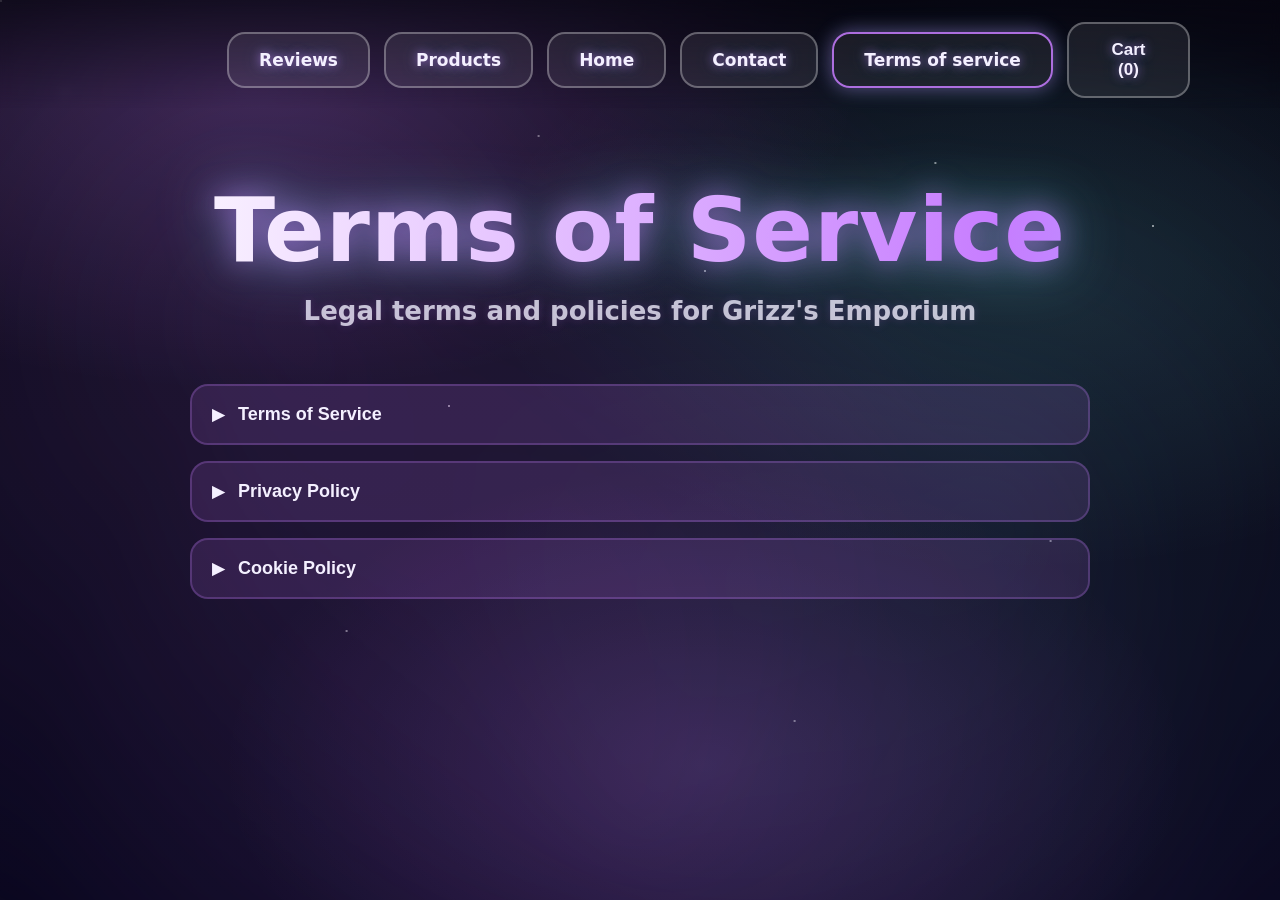
<file: tos.html>
<!DOCTYPE html>
<html lang="en">
<head>
  <meta charset="UTF-8" />
  <title>Terms of Service — Grizz's Emporium</title>
  <meta name="viewport" content="width=device-width, initial-scale=1.0" />
  <link rel="stylesheet" href="Css/base.css">
  <link rel="stylesheet" href="Css/nav.css">
  <link rel="stylesheet" href="Css/modal.css">
  <link rel="stylesheet" href="Css/tos.css">
</head>
<body>
  <header class="topbar">
    <nav class="nav">
      <div class="nav-spacer"></div>
      <div class="nav-links">
        <a class="nav-pill" href="review.html">Reviews</a>
        <a class="nav-pill" href="products.html">Products</a>
        <a class="nav-pill" href="index.html">Home</a>
        <a class="nav-pill" href="contact.html">Contact</a>
        <a class="nav-pill is-active" href="tos.html">Terms of service</a>
      </div>
      <button class="nav-pill nav-cart" id="cartPill" type="button">Cart (0)</button>
    </nav>
  </header>

  <main class="page">
    <section class="hero">
      <h1 class="title">Terms of Service</h1>
      <p class="subtitle">Legal terms and policies for Grizz's Emporium</p>
    </section>

    <section class="terms-container">
      <!-- Terms of Service Section -->
      <div class="terms-box">
        <button class="terms-header" type="button" data-section="tos">
          <span class="terms-arrow">▶</span>
          <span class="terms-title">Terms of Service</span>
        </button>
        <div class="terms-content" id="tos">
          <h3>Introduction</h3>
          <p>Welcome to Grizz's Emporium (hereafter referred to as "We" or "Us"). By purchasing, ordering, or interacting with our services, you (the "Customer") agree to abide by the terms outlined in this document.</p>
          
          <p>We operate as a digital marketplace offering:</p>
          <ul>
            <li>Affordable subscriptions (e.g., streaming platforms, software, premium memberships)</li>
            <li>In-game currencies and gaming services</li>
            <li>Digital products and platform services</li>
          </ul>
          
          <p>Our goal is to provide affordable digital services and products while ensuring smooth transactions between us and the Customer. By using our website or making a purchase, you automatically agree to these Terms of Service, regardless of whether you have read them.</p>

          <h4>Orders & Product Delivery</h4>
          <p>When the Customer places an order and completes payment:</p>
          <ul>
            <li>We prepare all products/services before payment to ensure availability</li>
            <li>The Customer will receive the purchased product/service within 15 minutes of payment confirmation</li>
            <li>We thoroughly check that the product/service works before delivery</li>
            <li>If a product/service is found not to work on our side, the order will be canceled and refunded immediately</li>
          </ul>

          <h4>Refunds & Payment Policy</h4>
          <p><strong>All payments are final unless the issue is directly caused by us.</strong></p>
          
          <p>We do not provide refunds or replacements if the service/product stops working due to external factors beyond our control, including:</p>
          <ul>
            <li>Platform Terms of Service changes</li>
            <li>Company policy updates from third-party providers</li>
            <li>Account bans or suspensions by the service provider unrelated to us</li>
            <li>Platform shutdowns or service discontinuations</li>
          </ul>

          <p><strong>Example:</strong> If you purchase a 1-Year Spotify Premium subscription and Spotify terminates it after 9 months due to a policy change or account issue, no refund or replacement will be given.</p>

          <p><strong>The only case for a refund is if the fault lies with us,</strong> such as:</p>
          <ul>
            <li>We forgot to deliver the product/service</li>
            <li>We failed to renew a subscription as promised</li>
            <li>We did not provide what was advertised</li>
            <li>The product/service was defective at the time of delivery</li>
          </ul>

          <h4>User Responsibilities</h4>
          <p>You are responsible for:</p>
          <ul>
            <li>Maintaining the confidentiality of your account information and credentials</li>
            <li>All activities that occur under your account</li>
            <li>Ensuring you do not use our services for illegal or unauthorized purposes</li>
            <li>Providing accurate payment and contact information</li>
            <li>Not sharing, reselling, or distributing purchased services without permission</li>
          </ul>

          <h4>Prohibited Behavior</h4>
          <p>Customers agree not to engage in the following behaviors:</p>
          <ul>
            <li>Fraudulent transactions or chargebacks without valid reason</li>
            <li>Attempting to gain unauthorized access to our systems</li>
            <li>Using automated tools to scrape or collect data from our website</li>
            <li>Harassing staff or other customers</li>
            <li>Reselling our services without authorization</li>
            <li>Making false claims about our products or services</li>
          </ul>

          <h4>Customer Support</h4>
          <p>We offer 24/7 customer support to assist with any issues related to purchases. Support is limited to problems we can reasonably resolve within our control.</p>
          <p>Customers can reach us through:</p>
          <ul>
            <li>Email: support@grizz-emporium.com</li>
            <li>Discord Server: <a href="https://discord.gg/grizzempire" target="_blank" rel="noopener noreferrer">discord.gg/grizzempire</a></li>
            <li>Telegram: <a href="https://t.me/grizzempire" target="_blank" rel="noopener noreferrer">@grizzempire</a></li>
          </ul>

          <h4>Account Suspension and Termination</h4>
          <p>We reserve the right to suspend or terminate your account and refuse any and all current or future use of our service for any reason at any time, including but not limited to:</p>
          <ul>
            <li>Violation of these Terms of Service</li>
            <li>Fraudulent activity or payment disputes</li>
            <li>Abusive behavior toward staff or customers</li>
            <li>Any conduct harmful to our business or other users</li>
          </ul>

          <h4>Limitation of Liability</h4>
          <p>In no event shall Grizz's Emporium, nor its directors, employees, or agents, be liable for any indirect, incidental, special, consequential, or punitive damages resulting from:</p>
          <ul>
            <li>Your use of or inability to use the service</li>
            <li>Third-party service provider changes or terminations</li>
            <li>Service interruptions beyond our control</li>
            <li>Any other claims related to these terms</li>
          </ul>

          <h4>Agreement & Changes to Terms</h4>
          <p><strong>By purchasing any product or service from Grizz's Emporium, the Customer automatically agrees to these Terms of Service, regardless of whether they have read them.</strong></p>
          
          <p>We reserve the right to modify or update these Terms at any time, without prior notice. Changes will be effective immediately upon posting to the website. Your continued use of our services after changes means you still agree to the updated Terms.</p>

          <h4>Intellectual Property Rights</h4>
          <p>All content, features, and functionality on our website (including but not limited to information, software, text, displays, images, logos, and design) are owned by Grizz's Emporium, its licensors, or other providers of such material and are protected by international copyright laws.</p>

          <h4>Contact Information</h4>
          <p>If you have any questions about these Terms of Service, please contact us:</p>
          <ul>
            <li>Email: support@grizz-emporium.com</li>
            <li>Discord: <a href="https://discord.gg/grizzempire" target="_blank" rel="noopener noreferrer">discord.gg/grizzempire</a></li>
            <li>Telegram: <a href="https://t.me/grizzempire" target="_blank" rel="noopener noreferrer">@grizzempire</a></li>
          </ul>
        </div>
      </div>

      <!-- Privacy Policy Section -->
      <div class="terms-box">
        <button class="terms-header" type="button" data-section="privacy">
          <span class="terms-arrow">▶</span>
          <span class="terms-title">Privacy Policy</span>
        </button>
        <div class="terms-content" id="privacy">
          <h3>How We Protect Your Information</h3>
          <p>Grizz's Emporium ("we" or "us" or "our") operates the website. This page informs you of our policies regarding the collection, use, and disclosure of personal data when you use our service and the choices you have associated with that data.</p>

          <h4>Information Collection and Use</h4>
          <p>We collect several different types of information for various purposes to provide and improve our service to you.</p>

          <h5>Types of Data Collected:</h5>
          <ul>
            <li><strong>Personal Data:</strong> Email address, first name, last name, phone number, address, country, cookies and usage data</li>
            <li><strong>Technical Data:</strong> Browser type and version, operating system, IP address, pages visited, time and date of visits, time spent on pages</li>
            <li><strong>Device Information:</strong> Screen resolution, device type, hardware specifications (memory, CPU cores), device language, timezone, connection type</li>
            <li><strong>Location Data:</strong> Approximate location based on IP address and timezone. Precise geolocation may be collected with your explicit consent</li>
            <li><strong>Payment Data:</strong> Transaction details, payment method information (processed securely)</li>
          </ul>

          <h4>Use of Data</h4>
          <p>Grizz's Emporium uses the collected data for various purposes:</p>
          <ul>
            <li>To provide and maintain our service</li>
            <li>To verify order authenticity and prevent fraudulent transactions</li>
            <li>To notify you about changes to our service</li>
            <li>To allow you to participate in interactive features</li>
            <li>To provide customer support</li>
            <li>To gather analysis to improve our service</li>
            <li>To monitor the usage of our service</li>
            <li>To detect, prevent, and address fraud and security issues</li>
            <li>To analyze device and location data for fraud prevention and service optimization</li>
            <li>To send promotional emails (which you can opt out of)</li>
          </ul>

          <h4>Security of Data</h4>
          <p>The security of your data is important to us but remember that no method of transmission over the Internet or method of electronic storage is 100% secure. While we strive to use commercially acceptable means to protect your personal data, we cannot guarantee its absolute security.</p>

          <h4>Third-Party Service Providers</h4>
          <p>We may share your information with third-party service providers who assist us in operating our website and providing services, including:</p>
          <ul>
            <li>Payment processors (Stripe, PayPal, etc.)</li>
            <li>Analytics providers (Google Analytics)</li>
            <li>Email service providers</li>
          </ul>

          <h4>Your Rights (GDPR & CCPA)</h4>
          <p>If you are a resident of the European Economic Area (EEA) or California, you have certain data protection rights. You have the right to:</p>
          <ul>
            <li>Access your personal data</li>
            <li>Correct inaccurate personal data</li>
            <li>Request deletion of your personal data</li>
            <li>Restrict the processing of your personal data</li>
            <li>Receive your data in a portable format</li>
            <li>Object to the processing of your personal data</li>
          </ul>

          <h4>Contact Us</h4>
          <p>If you have any questions about this Privacy Policy, please contact us at privacy@grizz-emporium.com</p>
        </div>
      </div>

      <!-- Cookie Policy Section -->
      <div class="terms-box">
        <button class="terms-header" type="button" data-section="cookies">
          <span class="terms-arrow">▶</span>
          <span class="terms-title">Cookie Policy</span>
        </button>
        <div class="terms-content" id="cookies">
          <h3>How We Use Cookies</h3>
          <p>Grizz's Emporium uses cookies and similar tracking technologies to track activity on our website and hold certain information. Cookies are files with a small amount of data which may include an anonymous unique identifier.</p>

          <h4>Types of Cookies We Use</h4>

          <h5>Essential Cookies</h5>
          <p>These cookies are necessary for the website to function properly. They enable basic features such as page navigation and access to secure areas of the website. The website cannot function properly without these cookies.</p>

          <h5>Performance Cookies</h5>
          <p>These cookies collect information about how visitors use our website, including which pages are most popular, how users interact with the site, and whether they encounter any errors. This data helps us improve the performance and user experience of our website.</p>

          <h5>Functional Cookies</h5>
          <p>These cookies allow us to remember your preferences and settings, such as your language selection and items in your cart. They enable a more personalized browsing experience.</p>

          <h5>Analytical Cookies</h5>
          <p>We use Google Analytics to understand how users interact with our website. This helps us analyze trends, track user engagement, and gather demographic information. Google Analytics stores data about your browsing behavior.</p>

          <h4>Third-Party Cookies</h4>
          <p>Some cookies on our website are set by third parties, including:</p>
          <ul>
            <li>Google Analytics (analytics.google.com)</li>
            <li>Payment processors (Stripe, PayPal)</li>
            <li>Social media platforms (if embedded)</li>
          </ul>

          <h4>Your Cookie Preferences</h4>
          <p>You can control and/or delete cookies as you wish. Most browsers allow you to refuse cookies and alert you when a cookie is being sent. You can also delete cookies at any time. However, if you disable certain cookies, you may not be able to access all parts of our website or use all features.</p>

          <h4>Cookie Deployment Technologies</h4>
          <p>We also use similar tracking technologies including:</p>
          <ul>
            <li>Pixels (web beacons)</li>
            <li>Local storage</li>
            <li>Session storage</li>
          </ul>

          <h4>More Information</h4>
          <p>For more information about cookies and how to manage them, visit www.allaboutcookies.org or www.youronlinechoices.eu</p>

          <h4>Contact Us</h4>
          <p>If you have any questions about this Cookie Policy, please contact us at cookies@grizz-emporium.com</p>
        </div>
      </div>
    </section>
  </main>

  <!-- GLOBAL MODAL -->
  <div class="modal" id="modal" aria-hidden="true">
    <div class="modal-box" id="modalBox" role="dialog" aria-modal="true" aria-labelledby="modalTitle">
      <div class="modal-header">
        <button class="modal-back" id="modalBack" type="button" aria-label="Back">←</button>
        <h2 id="modalTitle">Cart</h2>
        <button class="modal-close" id="closeModal" type="button" aria-label="Close">✕</button>
      </div>
      <div class="modal-body" id="modalBody"></div>
    </div>
  </div>

  <!-- global cart scripts -->
  <script src="Js/utils.js" defer></script>
  <script src="Js/cart.js" defer></script>
  <script src="Js/modal.js" defer></script>
  <script src="Js/checkout.js" defer></script>
  <script src="Js/tos.js" defer></script>
</body>
</html>
</file>
<file: Css/base.css>
/* 0) RESET + VARIABLES (GLOBAL) */
*{margin:0;padding:0;box-sizing:border-box}
:root{
  --bg1:#070611;
  --bg2:#0b0820;
  --glow:#c77dff;
  --glow2:#7df9ff;
  --card:rgba(180,120,255,.16);
  --card-border:rgba(220,180,255,.55);
  --text:#f4f0ff;
  --muted:rgba(244,240,255,.78);
}

/* 1) BACKGROUND (GLOBAL) */
body{
  min-height:100vh;
  font-family:system-ui,-apple-system,Segoe UI,Roboto,Arial,sans-serif;
  color:var(--text);
  overflow-x:hidden;
  background:
    radial-gradient(1000px 500px at 20% 10%, rgba(199,125,255,0.22), transparent 60%),
    radial-gradient(900px 500px at 80% 30%, rgba(125,249,255,0.12), transparent 60%),
    radial-gradient(800px 500px at 55% 85%, rgba(199,125,255,0.18), transparent 60%),
    linear-gradient(180deg,var(--bg1),var(--bg2));
  position:relative;
}
body::before{
  content:"";
  position:fixed;
  inset:0;
  pointer-events:none;
  opacity:.55;
  width:2px;height:2px;background:white;
  box-shadow:
    5vw 10vh white,18vw 22vh rgba(255,255,255,.9),
    27vw 70vh rgba(255,255,255,.8),35vw 45vh rgba(255,255,255,.9),
    42vw 15vh rgba(255,255,255,.7),55vw 30vh rgba(255,255,255,.85),
    62vw 80vh rgba(255,255,255,.75),73vw 18vh rgba(255,255,255,.9),
    82vw 60vh rgba(255,255,255,.8),90vw 25vh rgba(255,255,255,.95);
}
body::after{
  content:"";
  position:fixed;
  inset:-20%;
  pointer-events:none;
  background:
    radial-gradient(circle at 30% 40%, rgba(199,125,255,0.18), transparent 45%),
    radial-gradient(circle at 70% 55%, rgba(125,249,255,0.10), transparent 40%),
    radial-gradient(circle at 50% 80%, rgba(199,125,255,0.14), transparent 45%);
  filter:blur(18px);
  opacity:.75;
}

/* Shared layout (GLOBAL, not nav) */
.page{
  max-width:1100px;
  margin:0 auto;
  padding:18px 16px 60px;
  position:relative;
  z-index:1;
}
.hero{
  text-align:center;
  padding:52px 0 30px;
}
.title{
  font-size:clamp(50px,7vw,90px);
  font-weight:900;
  letter-spacing:1px;
  background:linear-gradient(90deg,#fff,#c77dff,#7df9ff,#fff);
  background-size:250% 100%;
  -webkit-background-clip:text;
  background-clip:text;
  color:transparent;
  filter:drop-shadow(0 0 15px rgba(199,125,255,.6)) drop-shadow(0 0 30px rgba(125,249,255,.4));
  animation:shine 3s linear infinite;
}
@keyframes shine{0%{background-position:0% 50%}100%{background-position:220% 50%}}
.subtitle{
  margin-top:14px;
  font-size:clamp(18px,2.5vw,26px);
  font-weight:600;
  color:var(--muted);
  text-shadow:0 0 10px rgba(199,125,255,.2);
}

/* 9) RESPONSIVE (GLOBAL) */
@media (max-width:900px){
  .hero{padding:40px 0 22px}
}
</file>
<file: Css/nav.css>
.topbar{
  padding:22px 14px 10px;
  position:sticky;
  top:0;
  z-index:10;
  background:linear-gradient(to bottom, rgba(7,6,17,.65), rgba(7,6,17,0));
  backdrop-filter:blur(6px);
}

.nav{
   max-width:1100px;
  margin:0 auto;
  display:grid;
  grid-template-columns: 1fr auto 1fr;
  align-items:center;
  gap:14px;
}

/* Bigger buttons */
.nav-pill{
  text-decoration:none;
  color:var(--text);

  padding:16px 30px;
  border-radius:18px;
  border:2px solid rgba(255,255,255,.3);
  background:rgba(255,255,255,.08);

  font-weight:800;
  font-size:17px;
  transition:all .3s ease;

  text-shadow:0 0 10px rgba(199,125,255,.6),0 0 20px rgba(125,249,255,.3);
}

.nav-pill:hover{
  transform:translateY(-4px) scale(1.05);
  border-color:var(--glow);
  background:linear-gradient(90deg, rgba(199,125,255,.25), rgba(125,249,255,.25));
  box-shadow:0 0 20px rgba(199,125,255,.6),0 0 40px rgba(125,249,255,.4);
  animation:navGlow 1.5s infinite alternate;
}

@keyframes navGlow{
  from{box-shadow:0 0 15px rgba(199,125,255,.4),0 0 30px rgba(125,249,255,.2)}
  to{box-shadow:0 0 30px rgba(199,125,255,.8),0 0 60px rgba(125,249,255,.6)}
}

.nav-pill.is-active{
  border-color:rgba(199,125,255,.85);
  box-shadow:0 0 18px rgba(199,125,255,.35),0 0 26px rgba(125,249,255,.18);
}

/* Cart stays right, nav stays centered */

.nav-cart{
  justify-self:end; /* Cart stays right, links stay centered */
  cursor:pointer;
}

.nav-links{
  display:flex;
  justify-content:center; /* THIS centers the links perfectly */
  gap:14px;
  flex-wrap:wrap;
}

/* Mobile: let cart drop under */
@media (max-width: 700px){
  .nav{
    padding-right: 0;
  }
  .nav-cart{
    position:static;
    transform:none;
  }
}
</file>
<file: Css/home.css>
.cards{
  margin-top:28px;
  display:grid;
  grid-template-columns:repeat(3,1fr);
  gap:22px;
  align-items:stretch;
}
.card{
  min-height:280px;
  border-radius:34px;
  padding:22px;
  background:var(--card);
  border:2px solid var(--card-border);
  box-shadow:0 0 18px rgba(199,125,255,.18),0 0 32px rgba(125,249,255,.08);
  backdrop-filter:blur(10px);
}
.card h2{
  font-size:22px;
  font-weight:700;
  margin-bottom:14px;
  text-align:center;
  text-shadow:0 0 10px rgba(199,125,255,.3);
}
.card p{
  color:rgba(244,240,255,.9);
  line-height:1.7;
  font-size:15px;
  text-align:center;
}
.card:hover{transform:none}

@media (max-width:900px){
  .cards{grid-template-columns:1fr}
  .card{min-height:220px}
}

/* Most popular section */
.popular{margin-top:28px}
.popular-title{font-size:20px;text-align:left;margin-bottom:12px;font-weight:900}
.popular-container{display:flex;align-items:center;gap:12px;position:relative}
.popular-scroll-wrapper{overflow-x:hidden;flex:1;border-radius:14px;background:rgba(255,255,255,.02)}
.popular-list{display:flex;gap:12px;transition:none;padding:12px}
.popular-list.auto-scrolling{animation:carouselScroll 50s linear infinite}
@keyframes carouselScroll{
  0%{transform:translateX(0)}
  100%{transform:translateX(-50%)}
}
.popular-item{display:flex;flex-direction:column;gap:8px;padding:12px;border-radius:14px;background:var(--card);border:1px solid var(--card-border);align-items:center;min-width:120px;flex-shrink:0}
.popular-item img{width:56px;height:56px;object-fit:contain;border-radius:10px;background:rgba(255,255,255,.06);padding:8px}
.popular-item .p-name{font-weight:800;text-align:center;font-size:14px}
.popular-item .p-buy{margin-top:auto;border:2px solid rgba(255,255,255,.12);background:rgba(255,255,255,.06);color:var(--text);padding:6px 10px;border-radius:10px;cursor:pointer;font-weight:900}
.popular-item .p-select{width:100%;margin-top:6px;padding:8px 10px;border-radius:10px;border:1px solid rgba(255,255,255,.14);background:rgba(255,255,255,.06);color:var(--text);font-size:14px;outline:none;cursor:pointer}
.p-pricing{display:grid;gap:2px;justify-items:center}
.p-old{text-decoration:line-through;color:rgba(255,255,255,.55);font-size:12px}
.p-new{font-size:18px;font-weight:900;color:#7df9ff}
.p-off{font-size:12px;font-weight:800;color:#ffb86b}
.p-buy-now{margin-top:auto;width:100%;padding:8px 10px;border-radius:10px;border:1px solid rgba(199,125,255,.65);background:rgba(199,125,255,.22);color:var(--text);font-weight:900;cursor:pointer}
.p-buy-now:hover{background:rgba(199,125,255,.34)}
.live-counter{margin:0 0 12px;color:#ffb86b;font-weight:800}

/* scroll arrows */
.popular-arrow{background:rgba(255,255,255,.12);border:1px solid rgba(255,255,255,.25);color:var(--text);padding:8px 12px;border-radius:8px;cursor:pointer;font-weight:900;font-size:16px;transition:all 0.2s;min-width:44px}
.popular-arrow:hover{background:rgba(255,255,255,.2);border-color:rgba(255,255,255,.4)}
.popular-arrow:active{transform:scale(0.95)}

/* simplified popular cards show only title and optionally logo */
.popular-item.simple{cursor:pointer}
.popular-item.simple .p-buy,
.popular-item.simple .p-select{display:none}
.popular-item.simple .p-name{font-size:16px;font-weight:700}
/* hide fallback initial for simple display */
.popular-item.simple .brand-fallback{display:none}

/* Hero CTA */
.hero-cta{
  display:flex;
  gap:16px;
  justify-content:center;
  margin-top:24px;
  flex-wrap:wrap;
}
.hero-search{
  width:100%;
}
.hero-search-row{
  display:flex;
  align-items:center;
  gap:10px;
}
.hero-search-input{
  min-width:260px;
  flex:1;
  padding:14px 16px;
  border-radius:12px;
  border:2px solid var(--card-border);
  background:var(--bg2);
  color:var(--text);
  font-size:16px;
  outline:none;
}
.hero-search-input:focus{
  border-color:var(--text);
}
.cta-search-icon{
  width:52px;
  height:52px;
  padding:0;
  display:flex;
  align-items:center;
  justify-content:center;
  border-color:var(--card-border);
  background:var(--bg2);
  color:var(--text);
  font-size:20px;
  line-height:1;
  cursor:pointer;
}
.hero-search-glyph{
  display:block;
  transform:translateY(-1px);
}
.hero-trust-badges{
  margin-top:14px;
  display:flex;
  justify-content:center;
  gap:10px;
  flex-wrap:wrap;
}
.trust-badge{
  padding:8px 12px;
  border-radius:999px;
  border:1px solid rgba(255,255,255,.24);
  background:rgba(8,8,20,.78);
  font-size:13px;
  font-weight:700;
}
.hero-search-overlay{
  position:fixed;
  inset:0;
  background:rgba(0,0,0,.68);
  z-index:998;
  display:none;
}
.hero-search-overlay.is-open{
  display:block;
}
.hero-search-popup{
  position:fixed;
  left:50%;
  top:50%;
  transform:translate(-50%, -50%);
  width:min(92vw, 520px);
  padding:14px;
  border:2px solid var(--card-border);
  border-radius:14px;
  background:var(--bg2);
  box-shadow:0 8px 24px rgba(199,125,255,.22);
  display:none;
  z-index:999;
}
.hero-search-popup.is-open{
  display:block;
}
.hero-search-submit{
  flex-shrink:0;
}
.hero-search-results{
  margin-top:10px;
  border:1px solid var(--card-border);
  border-radius:10px;
  background:var(--bg1);
}
.hero-search-suggestions{
  list-style:none;
  margin:0;
  padding:8px 6px;
}
.hero-search-suggestions li + li{
  margin-top:4px;
}
.hero-search-item{
  width:100%;
  border:1px solid transparent;
  border-radius:8px;
  background:rgba(255,255,255,.05);
  color:var(--text);
  text-align:left;
  padding:10px;
  cursor:pointer;
  font-size:15px;
}
.hero-search-item:hover{
  background:rgba(199,125,255,.3);
  border-color:rgba(199,125,255,.4);
}
.cta-button{
  padding:14px 32px;
  border-radius:12px;
  font-weight:700;
  font-size:16px;
  text-decoration:none;
  transition:all 0.3s;
  border:2px solid;
}
.cta-primary{
  background:linear-gradient(135deg,#c77dff,#7df9ff);
  color:#000;
  border-color:transparent;
}
.cta-primary:hover{
  transform:translateY(-2px);
  box-shadow:0 8px 24px rgba(199,125,255,.4);
}
.cta-secondary{
  background:rgba(199,125,255,.1);
  color:#c77dff;
  border-color:rgba(199,125,255,.3);
}
.cta-secondary:hover{
  background:rgba(199,125,255,.2);
  border-color:#c77dff;
  transform:translateY(-2px);
}

/* Stats Bar */
.stats-bar{
  margin-top:32px;
  display:grid;
  grid-template-columns:repeat(4,1fr);
  gap:16px;
  padding:24px;
  background:rgba(139,92,246,.05);
  border:2px solid rgba(199,125,255,.2);
  border-radius:16px;
}
.stat-item{
  display:flex;
  align-items:center;
  gap:12px;
}
.stat-icon{
  font-size:32px;
}
.stat-number{
  font-size:24px;
  font-weight:900;
  color:#c77dff;
}
.stat-label{
  font-size:13px;
  color:rgba(255,255,255,.7);
}

/* Card Icons */
.card-icon{
  font-size:48px;
  text-align:center;
  margin-bottom:12px;
}
.cards{
  grid-template-columns:repeat(4,1fr);
}

/* Section Title */
.section-title{
  font-size:32px;
  font-weight:900;
  text-align:center;
  margin-bottom:32px;
  color:#c77dff;
  text-shadow:0 0 20px rgba(199,125,255,.4);
}

/* How It Works */
.how-it-works{
  margin-top:48px;
  padding:48px 24px;
  background:rgba(139,92,246,.05);
  border-radius:24px;
}
.steps{
  display:grid;
  grid-template-columns:repeat(3,1fr);
  gap:32px;
}
.step{
  text-align:center;
  padding:24px;
  background:var(--card);
  border:2px solid var(--card-border);
  border-radius:16px;
  transition:all 0.3s;
}
.step:hover{
  transform:translateY(-4px);
  border-color:#c77dff;
  box-shadow:0 8px 24px rgba(199,125,255,.3);
}
.step-number{
  width:60px;
  height:60px;
  margin:0 auto 16px;
  background:linear-gradient(135deg,#c77dff,#7df9ff);
  color:#000;
  font-size:28px;
  font-weight:900;
  border-radius:50%;
  display:flex;
  align-items:center;
  justify-content:center;
}
.step h3{
  font-size:20px;
  font-weight:700;
  margin-bottom:12px;
  color:#c77dff;
}
.step p{
  color:rgba(255,255,255,.8);
  line-height:1.6;
}

/* Reviews */
.reviews{
  margin-top:48px;
  padding:48px 24px;
}
.reviews-header{
  display:flex;
  justify-content:center;
  margin-bottom:32px;
}
.rating-display{
  text-align:center;
}
.rating-stars{
  font-size:32px;
  color:#ffd700;
  margin-bottom:8px;
}
.rating-text{
  font-size:18px;
  color:rgba(255,255,255,.9);
  font-weight:600;
}
.reviews-grid{
  display:grid;
  grid-template-columns:repeat(3,1fr);
  gap:24px;
}
.review-card{
  padding:24px;
  background:var(--card);
  border:2px solid var(--card-border);
  border-radius:16px;
  transition:all 0.3s;
}
.review-card:hover{
  transform:translateY(-4px);
  border-color:#c77dff;
  box-shadow:0 8px 24px rgba(199,125,255,.2);
}
.review-stars{
  color:#ffd700;
  font-size:18px;
  margin-bottom:12px;
}
.review-text{
  color:rgba(255,255,255,.9);
  line-height:1.6;
  margin-bottom:12px;
  font-style:italic;
}
.review-author{
  color:rgba(255,255,255,.6);
  font-size:14px;
  font-weight:600;
}

/* Guarantee */
.guarantee{
  margin-top:48px;
  padding:48px 24px;
  background:rgba(139,92,246,.05);
  border-radius:24px;
}
.guarantee-grid{
  display:grid;
  grid-template-columns:repeat(3,1fr);
  gap:24px;
}
.guarantee-item{
  text-align:center;
  padding:24px;
  background:var(--card);
  border:2px solid var(--card-border);
  border-radius:16px;
  transition:all 0.3s;
}
.guarantee-item:hover{
  transform:translateY(-4px);
  border-color:#c77dff;
}
.guarantee-icon{
  font-size:48px;
  margin-bottom:16px;
}
.guarantee-item h3{
  font-size:20px;
  font-weight:700;
  color:#c77dff;
  margin-bottom:8px;
}
.guarantee-item p{
  color:rgba(255,255,255,.8);
  line-height:1.6;
}

/* FAQ */
.faq{
  margin-top:48px;
  margin-bottom:48px;
  padding:48px 24px;
}
.faq-list{
  max-width:800px;
  margin:0 auto;
}
.faq-item{
  margin-bottom:16px;
  background:var(--card);
  border:2px solid var(--card-border);
  border-radius:12px;
  overflow:hidden;
  transition:all 0.3s;
}
.faq-item:hover{
  border-color:rgba(199,125,255,.5);
}
.faq-question{
  width:100%;
  padding:20px;
  background:none;
  border:none;
  color:var(--text);
  font-size:18px;
  font-weight:700;
  text-align:left;
  cursor:pointer;
  display:flex;
  justify-content:space-between;
  align-items:center;
  transition:all 0.3s;
}
.faq-question:hover{
  color:#c77dff;
}
.faq-arrow{
  transition:transform 0.3s;
  color:#c77dff;
}
.faq-item.active .faq-arrow{
  transform:rotate(180deg);
}
.faq-answer{
  max-height:0;
  overflow:hidden;
  transition:max-height 0.3s ease;
}
.faq-item.active .faq-answer{
  max-height:300px;
}
.faq-answer p{
  padding:0 20px 20px 20px;
  color:rgba(255,255,255,.8);
  line-height:1.7;
}

/* Comparison */
.comparison{margin-top:48px}
.comparison-wrap{overflow-x:auto}
.comparison-table{
  width:100%;
  border-collapse:collapse;
  border:2px solid var(--card-border);
  border-radius:14px;
  overflow:hidden;
  background:rgba(8,8,20,.78);
}
.comparison-table th,
.comparison-table td{
  padding:14px 12px;
  text-align:left;
  border-bottom:1px solid rgba(255,255,255,.1);
}
.comparison-table th{background:rgba(199,125,255,.2)}

/* Payments */
.payments{margin-top:48px}
.payment-list{display:flex;gap:10px;flex-wrap:wrap;justify-content:center}
.payment-pill{
  padding:10px 14px;
  border-radius:999px;
  border:1px solid rgba(255,255,255,.24);
  background:rgba(8,8,20,.8);
  font-weight:800;
}

/* Transparency */
.transparency{margin-top:48px;margin-bottom:90px}
.transparency-grid{display:grid;grid-template-columns:repeat(2,1fr);gap:12px}
.transparency-item{
  padding:14px;
  border-radius:12px;
  border:1px solid rgba(255,255,255,.2);
  background:rgba(8,8,20,.78);
}

/* Sticky CTA */
.sticky-cta{
  position:fixed;
  left:50%;
  bottom:14px;
  transform:translateX(-50%);
  z-index:990;
  width:min(92vw,540px);
  display:flex;
  gap:8px;
  padding:8px;
  border-radius:14px;
  border:1px solid rgba(255,255,255,.22);
  background:rgba(8,8,20,.92);
  backdrop-filter:blur(8px);
}
.sticky-btn{
  flex:1;
  text-align:center;
  text-decoration:none;
  border:none;
  border-radius:10px;
  padding:12px 10px;
  font-size:14px;
  font-weight:900;
  cursor:pointer;
  color:#fff;
  background:rgba(199,125,255,.36);
}
.sticky-cart{background:rgba(125,249,255,.25)}
.sticky-btn:hover{filter:brightness(1.08)}

/* Responsive */
@media (max-width:900px){
  .stats-bar{grid-template-columns:repeat(2,1fr)}
  .cards{grid-template-columns:repeat(2,1fr)}
  .steps{grid-template-columns:1fr}
  .reviews-grid{grid-template-columns:1fr}
  .guarantee-grid{grid-template-columns:1fr}
  .transparency-grid{grid-template-columns:1fr}
}
@media (max-width:600px){
  .stats-bar{grid-template-columns:1fr}
  .cards{grid-template-columns:1fr}
  .hero-search-input{min-width:0;flex:1}
  .hero-search-popup{width:min(94vw,520px)}
  .sticky-cta{width:95vw;bottom:10px}
  .sticky-btn{padding:12px 8px;font-size:13px}
}
</file>
<file: Css/products.css>
.category-grid{
  margin-top:28px;
  display:grid;
  grid-template-columns:repeat(3,1fr);
  gap:22px;
}
.category-card{
  border:2px solid var(--card-border);
  background:var(--card);
  color:var(--text);
  border-radius:28px;
  padding:26px;
  min-height:180px;
  text-align:center;
  cursor:pointer;
  box-shadow:0 0 18px rgba(199,125,255,.18),0 0 32px rgba(125,249,255,.08);
  backdrop-filter:blur(10px);
  transition:transform .2s ease, box-shadow .2s ease, border-color .2s ease;
}
.category-card h2{
  font-size:26px;
  font-weight:900;
  margin-bottom:10px;
  text-shadow:0 0 12px rgba(199,125,255,.35);
}
.category-card p{color:rgba(244,240,255,.85);line-height:1.5;font-size:15px}
.category-card:hover{
  transform:translateY(-6px);
  border-color:rgba(199,125,255,.9);
  box-shadow:0 0 28px rgba(199,125,255,.35),0 0 50px rgba(125,249,255,.18);
}

/* brand list */
.list{display:grid;gap:12px}
.brand-row{
  width:100%;
  display:grid;
  grid-template-columns:44px minmax(0,1fr) 30px;
  align-items:center;
  gap:12px;
  padding:14px;
  border-radius:18px;
  border:1px solid rgba(255,255,255,.12);
  background:rgba(255,255,255,.06);
  color:var(--text);
  cursor:pointer;
  text-align:left;
  /* ensure children can overflow if needed */
  min-width:0;
}
.brand-row:hover{
  border-color:rgba(199,125,255,.8);
  box-shadow:0 0 18px rgba(199,125,255,.18);
}
.brand-logo{
  width:40px;height:40px;object-fit:contain;border-radius:12px;
  background:rgba(255,255,255,.08);padding:6px;
}
.brand-fallback{
  display:none;
  width:40px;height:40px;border-radius:12px;
  place-items:center;font-weight:900;
  background:rgba(199,125,255,.18);
  border:1px solid rgba(220,180,255,.35);
}

.brand-name{
  display:block;
  font-weight:900;
  font-size:16px;
  line-height:1.15;
  white-space:nowrap;
  overflow:hidden;
  text-overflow:ellipsis;
  min-width:0; /* allow truncation inside grid */
  align-self:center;
  padding-left:6px;
}

/* arrow/icon stays on the right */


.brand-arrow{
  text-align:right;
  opacity:.9;
  font-weight:900
}

/* options */
.options-grid{display:grid;grid-template-columns:repeat(2,1fr);gap:14px}
.option-card{
  border-radius:18px;
  border:2px solid rgba(220,180,255,.45);
  background:rgba(180,120,255,.12);
  padding:18px;
  box-shadow:0 0 18px rgba(199,125,255,.12),0 0 30px rgba(125,249,255,.06);
  display:grid;
  gap:10px;
}
.option-title{
  font-weight:900;
  font-size:18px;
  display:block;
  white-space:nowrap;
  overflow:hidden;
  text-overflow:ellipsis;
}
.option-note{color:rgba(244,240,255,.78);font-size:14px}
.option-footer{display:flex;justify-content:space-between;align-items:center;gap:10px;margin-top:6px}
.option-price{font-weight:900}
.option-buy{
  border:2px solid rgba(255,255,255,.18);
  background:rgba(255,255,255,.08);
  color:var(--text);
  padding:8px 12px;
  border-radius:12px;
  cursor:pointer;
  font-weight:900;
}
.option-buy:hover{
  border-color:rgba(199,125,255,.85);
  box-shadow:0 0 16px rgba(199,125,255,.25);
}
.option-card.is-disabled{opacity:.65}
.option-card.is-disabled .option-buy{cursor:not-allowed;opacity:.7}

/* cart + form */
.cart-list{display:grid;gap:12px}
.cart-row{
  display:grid;
  grid-template-columns:1fr auto;
  gap:10px;
  align-items:center;
  padding:14px;
  border-radius:16px;
  border:1px solid rgba(255,255,255,.12);
  background:rgba(255,255,255,.06);
}
.cart-name{font-weight:900}
.cart-meta{color:rgba(244,240,255,.78);font-size:14px;margin-top:4px}
.cart-price{font-weight:900;white-space:nowrap}
.cart-actions{display:flex;justify-content:space-between;gap:10px;margin-top:14px}
.btn-main{
  border:2px solid rgba(255,255,255,.18);
  background:rgba(255,255,255,.08);
  color:var(--text);
  padding:10px 14px;
  border-radius:14px;
  cursor:pointer;
  font-weight:900;
}
.btn-main:hover{border-color:rgba(199,125,255,.85);box-shadow:0 0 16px rgba(199,125,255,.25)}
.btn-danger{
  border:2px solid rgba(255,255,255,.18);
  background:rgba(255,80,80,.12);
  color:var(--text);
  padding:10px 14px;
  border-radius:14px;
  cursor:pointer;
  font-weight:900;
}
.form-grid{display:grid;grid-template-columns:1fr 1fr;gap:12px}
.form-grid label{font-weight:800;font-size:14px;color:rgba(244,240,255,.9)}
.input{
  width:100%;
  margin-top:6px;
  padding:10px 12px;
  border-radius:14px;
  border:1px solid rgba(255,255,255,.14);
  background:rgba(255,255,255,.06);
  color:var(--text);
  outline:none;
}
.input:focus{border-color:rgba(199,125,255,.85);box-shadow:0 0 16px rgba(199,125,255,.18)}

@media (max-width:900px){
  .category-grid{grid-template-columns:1fr}
  .options-grid{grid-template-columns:1fr}
  .form-grid{grid-template-columns:1fr}
}

.pay-grid{
  display:grid;
  grid-template-columns:repeat(2, 1fr);
  gap:12px;
}

.pay-card{
  padding:16px;
  border-radius:16px;
  border:1px solid rgba(255,255,255,0.12);
  background: rgba(255,255,255,0.06);
  text-align:center;
  font-weight:900;
  cursor:pointer;
}

.pay-card:hover{
  border-color: rgba(199,125,255,0.8);
  box-shadow: 0 0 16px rgba(199,125,255,0.18);
}

.pay-card.is-selected{
  border-color: rgba(199,125,255,0.9);
  box-shadow: 0 0 18px rgba(199,125,255,0.3), 0 0 28px rgba(125,249,255,0.12);
}

/* terms section */
.terms-section{
  display:flex;
  align-items:center;
  justify-content:space-between;
  gap:16px;
  margin-top:20px;
  padding:16px;
  border-radius:14px;
  border:2px solid rgba(199,125,255,.3);
  background:rgba(199,125,255,.08);
}

.terms-checkbox{
  display:flex;
  align-items:center;
  gap:10px;
  cursor:pointer;
  font-weight:700;
  font-size:15px;
  margin:0;
  flex:1;
}

.checkbox-input{
  width:20px;
  height:20px;
  cursor:pointer;
  accent-color:rgba(199,125,255,0.9);
}

.terms-link{
  color:rgba(125,249,255,0.9);
  text-decoration:none;
  font-weight:900;
  transition:all 0.2s;
}

.terms-link:hover{
  color:rgba(125,249,255,1);
  text-decoration:underline;
}

.terms-section .btn-main{
  margin:0;
  white-space:nowrap;
}
</file>
<file: Css/modal.css>
.modal{
  position:fixed;
  inset:0;
  display:none;
  place-items:center;
  padding:18px;
  background:rgba(0,0,0,.55);
  z-index:999;
}
.modal.is-open{display:grid}
.modal-box{
  width:min(900px,100%);
  max-height:80vh;
  display:flex;
  flex-direction:column;
  overflow:hidden;
  border-radius:22px;
  border:2px solid rgba(220,180,255,.65);
  background:rgba(20,12,45,.85);
  backdrop-filter:blur(12px);
  box-shadow:0 0 30px rgba(199,125,255,.25),0 0 55px rgba(125,249,255,.12);
}
.modal-header{
  display:grid;
  grid-template-columns:44px 1fr 44px;
  align-items:center;
  padding:14px;
  border-bottom:1px solid rgba(255,255,255,.12);
}
.modal-header h2{margin:0;text-align:center;font-size:20px;font-weight:900}
.modal-close,.modal-back{
  background:rgba(255,255,255,.06);
  border:1px solid rgba(255,255,255,.12);
  color:var(--text);
  cursor:pointer;
  width:44px;height:40px;
  border-radius:14px;
  font-size:18px;
}
.modal-close:hover,.modal-back:hover{
  border-color:rgba(199,125,255,.85);
  box-shadow:0 0 16px rgba(199,125,255,.25);
}
.modal-body{flex:1;overflow-y:auto;padding:14px}
.coming-soon{
  padding:18px;
  border-radius:18px;
  border:1px solid rgba(255,255,255,.12);
  background:rgba(255,255,255,.06);
}
.toast{
  position:fixed;
  left:50%;
  bottom:18px;
  transform:translateX(-50%) translateY(20px);
  opacity:0;
  padding:10px 14px;
  border-radius:16px;
  border:1px solid rgba(255,255,255,.12);
  background:rgba(20,12,45,.9);
  color:var(--text);
  font-weight:800;
  transition:opacity .2s ease, transform .2s ease;
  z-index:1000;
}
.toast.is-show{opacity:1;transform:translateX(-50%) translateY(0)}


.pay-grid{
  display:grid;
  grid-template-columns:repeat(2, 1fr);
  gap:12px;
}

.pay-card{
  padding:16px;
  border-radius:16px;
  border:1px solid rgba(255,255,255,0.12);
  background: rgba(255,255,255,0.06);
  text-align:center;
  font-weight:900;
  cursor:pointer;
}

.pay-card:hover{
  border-color: rgba(199,125,255,0.8);
  box-shadow: 0 0 16px rgba(199,125,255,0.18);
}

.pay-card.is-selected{
  border-color: rgba(199,125,255,0.9);
  box-shadow: 0 0 18px rgba(199,125,255,0.3), 0 0 28px rgba(125,249,255,0.12);
}

/* cart + form styles (needed on all pages) */
.cart-list{display:grid;gap:12px}
.cart-row{
  display:grid;
  grid-template-columns:1fr auto;
  gap:10px;
  align-items:center;
  padding:14px;
  border-radius:16px;
  border:1px solid rgba(255,255,255,.12);
  background:rgba(255,255,255,.06);
}
.cart-name{font-weight:900}
.cart-meta{color:rgba(244,240,255,.78);font-size:14px;margin-top:4px}
.cart-price{font-weight:900;white-space:nowrap}
.cart-actions{display:flex;justify-content:space-between;gap:10px;margin-top:14px}
.btn-main{
  border:2px solid rgba(255,255,255,.18);
  background:rgba(255,255,255,.08);
  color:var(--text);
  padding:10px 14px;
  border-radius:14px;
  cursor:pointer;
  font-weight:900;
}
.btn-main:hover{border-color:rgba(199,125,255,.85);box-shadow:0 0 16px rgba(199,125,255,.25)}
.btn-danger{
  border:2px solid rgba(255,255,255,.18);
  background:rgba(255,80,80,.12);
  color:var(--text);
  padding:10px 14px;
  border-radius:14px;
  cursor:pointer;
  font-weight:900;
}
.form-grid{display:grid;grid-template-columns:1fr 1fr;gap:12px}
.form-grid label{font-weight:800;font-size:14px;color:rgba(244,240,255,.9)}
.input{
  width:100%;
  margin-top:6px;
  padding:10px 12px;
  border-radius:14px;
  border:1px solid rgba(255,255,255,.14);
  background:rgba(255,255,255,.06);
  color:var(--text);
  outline:none;
}
.input:focus{border-color:rgba(199,125,255,.85);box-shadow:0 0 16px rgba(199,125,255,.18)}

/* Select styling */
select.input{
  appearance:none;
  background-image:url('data:image/svg+xml;utf8,<svg xmlns="http://www.w3.org/2000/svg" viewBox="0 0 12 8"><path fill="%23f4f0ff" d="M1 1l5 5 5-5"/></svg>');
  background-repeat:no-repeat;
  background-position:right 10px center;
  background-size:12px;
  padding-right:36px;
  background-color:rgba(255,255,255,.08);
  color:var(--text);
  max-height:200px;
  overflow-y:auto;
}

select.input option{
  background:rgba(20,12,45,.95);
  color:var(--text);
  padding:8px;
  border:none;
  margin:2px 0;
}

select.input option:hover{
  background:rgba(199,125,255,.3);
}

select.input option:checked{
  background:rgba(199,125,255,.4);
  color:var(--text);
}
</file>
<file: Css/contact.css>
.contact-section {
  max-width: 1200px;
  margin: 0 auto;
  padding: 40px 18px 56px;
}

.status-pill {
  margin: 18px auto 0;
  width: fit-content;
  display: flex;
  align-items: center;
  gap: 10px;
  padding: 10px 14px;
  border-radius: 999px;
  border: 1px solid rgba(125, 249, 255, 0.3);
  background: rgba(12, 10, 28, 0.82);
  font-size: 14px;
  color: rgba(255, 255, 255, 0.9);
}

.status-dot {
  width: 10px;
  height: 10px;
  border-radius: 50%;
  background: #4ade80;
  box-shadow: 0 0 12px rgba(74, 222, 128, 0.75);
}

.status-sep {
  color: rgba(255, 255, 255, 0.45);
}

.contact-grid {
  display: grid;
  grid-template-columns: 1.15fr .85fr;
  gap: 24px;
}

.contact-container {
  display: grid;
  grid-template-columns: repeat(auto-fit, minmax(250px, 1fr));
  gap: 16px;
}

.contact-card {
  background: rgba(139, 92, 246, 0.1);
  border: 2px solid rgba(199, 125, 255, 0.3);
  border-radius: 16px;
  padding: 22px;
  text-align: center;
  transition: all .25s ease;
}

.contact-card-primary {
  border-color: rgba(125, 249, 255, 0.42);
  background: rgba(125, 249, 255, 0.12);
}

.contact-card:hover {
  transform: translateY(-3px);
  border-color: rgba(199, 125, 255, 0.68);
}

.contact-icon {
  font-size: 42px;
  margin-bottom: 12px;
}

.contact-card h3 {
  font-size: 22px;
  font-weight: 700;
  color: #c77dff;
  margin-bottom: 8px;
}

.contact-card p {
  color: rgba(255, 255, 255, 0.78);
  margin-bottom: 14px;
  font-size: 14px;
  line-height: 1.5;
}

.contact-metrics {
  margin-top: 10px;
  color: #7df9ff;
  font-size: 13px;
  font-weight: 700;
}

.contact-link {
  display: inline-block;
  color: var(--text);
  text-decoration: none;
  font-weight: 700;
  padding: 10px 16px;
  border: 2px solid rgba(199, 125, 255, 0.35);
  border-radius: 10px;
  transition: all .25s ease;
  background: rgba(199, 125, 255, 0.16);
}

.contact-link:hover {
  background: rgba(199, 125, 255, 0.28);
  border-color: #c77dff;
}

.priority-box,
.safety-box,
.contact-form-wrap,
.business-info,
.faq-shortcut {
  margin-top: 18px;
  background: rgba(139, 92, 246, 0.06);
  border: 2px solid rgba(199, 125, 255, 0.22);
  border-radius: 16px;
  padding: 20px;
}

.contact-form-wrap {
  margin-top: 0;
}

.priority-box h2,
.safety-box h2,
.contact-form-wrap h2,
.business-info h2 {
  font-size: 24px;
  font-weight: 700;
  color: #c77dff;
  margin-bottom: 10px;
}

.priority-box p,
.contact-form-wrap p,
.faq-shortcut p {
  color: rgba(255, 255, 255, 0.84);
  margin-bottom: 10px;
  line-height: 1.5;
}

.priority-box ul,
.safety-box ul {
  margin: 0;
  padding-left: 20px;
  color: rgba(255, 255, 255, 0.88);
  line-height: 1.6;
}

.contact-form {
  display: grid;
  gap: 12px;
}

.contact-form label {
  display: grid;
  gap: 6px;
  font-weight: 700;
  color: rgba(255, 255, 255, 0.92);
  font-size: 14px;
}

.contact-form input,
.contact-form textarea {
  width: 100%;
  border-radius: 12px;
  border: 1px solid rgba(255, 255, 255, 0.2);
  background: rgba(12, 10, 28, 0.78);
  color: var(--text);
  padding: 11px 12px;
  font-size: 15px;
  outline: none;
}

.contact-form input:focus,
.contact-form textarea:focus {
  border-color: rgba(199, 125, 255, 0.9);
  box-shadow: 0 0 0 2px rgba(199, 125, 255, 0.16);
}

.contact-submit {
  border: none;
  border-radius: 12px;
  background: linear-gradient(135deg, #c77dff, #7df9ff);
  color: #000;
  font-weight: 900;
  padding: 13px 14px;
  cursor: pointer;
}

.contact-submit:hover {
  filter: brightness(1.05);
}

.business-grid {
  display: grid;
  grid-template-columns: repeat(2, 1fr);
  gap: 10px;
}

.business-grid div {
  padding: 11px;
  border-radius: 10px;
  border: 1px solid rgba(255, 255, 255, 0.16);
  background: rgba(12, 10, 28, 0.74);
  color: rgba(255, 255, 255, 0.9);
}

.faq-shortcut {
  text-align: center;
}

@media (max-width: 960px) {
  .contact-grid {
    grid-template-columns: 1fr;
  }

  .business-grid {
    grid-template-columns: 1fr;
  }

  .status-pill {
    flex-wrap: wrap;
    justify-content: center;
  }
}
</file>
<file: Css/review.css>
/* Rating Summary */
.rating-summary {
  margin-top: 24px;
  text-align: center;
}

.summary-stars {
  font-size: 48px;
  color: #ffd700;
  margin-bottom: 8px;
}

.summary-text {
  font-size: 18px;
  color: rgba(255, 255, 255, 0.9);
  font-weight: 600;
}

/* Rating breakdown */
.breakdown-section {
  margin-top: 28px;
  padding: 18px;
  border: 2px solid var(--card-border);
  border-radius: 16px;
  background: rgba(12, 10, 28, 0.82);
  display: grid;
  gap: 10px;
}

.breakdown-row {
  display: grid;
  grid-template-columns: 36px 1fr 56px;
  align-items: center;
  gap: 10px;
}

.breakdown-label,
.breakdown-count {
  font-size: 13px;
  font-weight: 700;
}

.breakdown-track {
  height: 10px;
  border-radius: 999px;
  background: rgba(255, 255, 255, 0.12);
  overflow: hidden;
}

.breakdown-fill {
  display: block;
  height: 100%;
  border-radius: 999px;
  background: linear-gradient(90deg, #c77dff, #7df9ff);
}

.imported-note {
  margin-top: 16px;
  padding: 12px 14px;
  border-radius: 12px;
  border: 1px solid rgba(125, 249, 255, 0.35);
  background: rgba(125, 249, 255, 0.12);
  color: rgba(235, 255, 255, 0.95);
  font-size: 14px;
}

#importedCount {
  font-weight: 800;
  color: #7df9ff;
}

/* Filters */
.review-filters {
  margin-top: 20px;
  display: flex;
  flex-wrap: wrap;
  gap: 10px;
}

.filter-btn {
  border: 1px solid rgba(255, 255, 255, 0.2);
  background: rgba(14, 12, 30, 0.75);
  color: var(--text);
  padding: 10px 14px;
  border-radius: 999px;
  cursor: pointer;
  font-weight: 700;
}

.filter-btn:hover,
.filter-btn.is-active {
  border-color: rgba(199, 125, 255, 0.8);
  background: rgba(199, 125, 255, 0.2);
}

/* Reviews Section */
.reviews-section {
  margin-top: 24px;
  margin-bottom: 48px;
  display: grid;
  grid-template-columns: repeat(auto-fill, minmax(380px, 1fr));
  gap: 24px;
}

.review-box {
  background: var(--card);
  border: 2px solid var(--card-border);
  border-radius: 16px;
  padding: 24px;
  transition: all 0.3s ease;
  box-shadow: 0 0 18px rgba(199, 125, 255, 0.18), 0 0 32px rgba(125, 249, 255, 0.08);
}

.review-box:hover {
  transform: translateY(-4px);
  border-color: #c77dff;
  box-shadow: 0 8px 32px rgba(199, 125, 255, 0.3), 0 0 40px rgba(125, 249, 255, 0.15);
}

.review-header {
  display: flex;
  justify-content: space-between;
  align-items: flex-start;
  margin-bottom: 12px;
  gap: 8px;
}

.review-author-wrap {
  min-width: 0;
}

.review-author {
  font-size: 18px;
  font-weight: 700;
  color: #c77dff;
}

.review-meta-row {
  margin-top: 6px;
  display: flex;
  flex-wrap: wrap;
  gap: 6px;
}

.verified-badge,
.review-product {
  font-size: 12px;
  font-weight: 700;
  border-radius: 999px;
  padding: 4px 8px;
  border: 1px solid rgba(255, 255, 255, 0.2);
  background: rgba(255, 255, 255, 0.06);
}

.verified-badge {
  color: #7df9ff;
}

.review-product {
  color: rgba(255, 255, 255, 0.88);
}

.source-badge {
  font-size: 12px;
  font-weight: 700;
  border-radius: 999px;
  padding: 4px 8px;
  border: 1px solid rgba(125, 249, 255, 0.35);
  background: rgba(125, 249, 255, 0.12);
  color: #b6ffff;
}

.review-date {
  font-size: 13px;
  color: rgba(255, 255, 255, 0.6);
  white-space: nowrap;
}

.review-stars {
  font-size: 24px;
  color: #ffd700;
  margin-bottom: 12px;
}

.review-text {
  color: rgba(255, 255, 255, 0.9);
  line-height: 1.7;
  font-size: 15px;
}

.review-empty {
  grid-column: 1 / -1;
  padding: 24px;
  border-radius: 14px;
  border: 1px solid rgba(255, 255, 255, 0.2);
  text-align: center;
  background: rgba(14, 12, 30, 0.75);
}

/* Proof section */
.proof-section {
  margin-top: 8px;
}

.proof-grid {
  display: grid;
  grid-template-columns: repeat(3, 1fr);
  gap: 16px;
}

.proof-card {
  padding: 14px;
  border-radius: 14px;
  border: 2px solid var(--card-border);
  background: rgba(12, 10, 28, 0.82);
}

.proof-image {
  height: 120px;
  border-radius: 10px;
  border: 1px dashed rgba(255, 255, 255, 0.3);
  display: grid;
  place-items: center;
  text-align: center;
  font-weight: 700;
  margin-bottom: 10px;
  color: rgba(255, 255, 255, 0.86);
  background: rgba(255, 255, 255, 0.04);
}

.proof-card p {
  color: rgba(255, 255, 255, 0.82);
  line-height: 1.5;
  font-size: 14px;
}

.review-cta {
  margin-top: 14px;
  display: inline-block;
  text-decoration: none;
  padding: 12px 16px;
  border-radius: 12px;
  border: 1px solid rgba(199, 125, 255, 0.8);
  background: rgba(199, 125, 255, 0.2);
  color: var(--text);
  font-weight: 800;
}

.review-cta:hover {
  background: rgba(199, 125, 255, 0.3);
}

/* External section */
.external-section {
  margin-top: 28px;
  margin-bottom: 48px;
}

.external-text {
  text-align: center;
  color: rgba(255, 255, 255, 0.82);
  margin-bottom: 12px;
}

.external-links {
  display: flex;
  justify-content: center;
  gap: 10px;
  flex-wrap: wrap;
}

.external-link {
  text-decoration: none;
  color: var(--text);
  padding: 10px 14px;
  border-radius: 12px;
  border: 1px solid rgba(255, 255, 255, 0.24);
  background: rgba(14, 12, 30, 0.75);
  font-weight: 700;
}

.external-link:hover {
  border-color: rgba(199, 125, 255, 0.8);
}

/* Responsive Design */
@media (max-width: 900px) {
  .reviews-section {
    grid-template-columns: repeat(auto-fill, minmax(300px, 1fr));
    gap: 16px;
  }

  .review-box {
    padding: 20px;
  }

  .summary-stars {
    font-size: 36px;
  }

  .summary-text {
    font-size: 16px;
  }

  .proof-grid {
    grid-template-columns: 1fr;
  }
}

@media (max-width: 600px) {
  .reviews-section {
    grid-template-columns: 1fr;
  }

  .review-header {
    flex-direction: column;
    align-items: flex-start;
    gap: 4px;
  }

  .breakdown-row {
    grid-template-columns: 32px 1fr 46px;
  }

  .review-author {
    font-size: 16px;
  }

  .review-stars {
    font-size: 20px;
  }

  .summary-stars {
    font-size: 32px;
  }
}
</file>
<file: Css/tos.css>
/* Terms of Service Page */
.terms-container {
  margin-top: 28px;
  display: flex;
  flex-direction: column;
  gap: 16px;
  max-width: 900px;
  margin-left: auto;
  margin-right: auto;
}

.terms-box {
  border: 2px solid rgba(199, 125, 255, 0.3);
  border-radius: 18px;
  background: rgba(199, 125, 255, 0.06);
  overflow: hidden;
  transition: all 0.2s ease;
}

.terms-box:hover {
  border-color: rgba(199, 125, 255, 0.6);
  box-shadow: 0 0 18px rgba(199, 125, 255, 0.18);
}

.terms-header {
  width: 100%;
  display: flex;
  align-items: center;
  gap: 12px;
  padding: 18px;
  background: rgba(199, 125, 255, 0.08);
  border: none;
  cursor: pointer;
  transition: all 0.2s ease;
  text-align: left;
  font-size: 18px;
  font-weight: 900;
  color: var(--text);
}

.terms-header:hover {
  background: rgba(199, 125, 255, 0.15);
}

.terms-header:active {
  transform: scale(0.98);
}

.terms-arrow {
  display: inline-block;
  font-size: 16px;
  transition: transform 0.3s ease;
  min-width: 16px;
  text-align: center;
}

.terms-header.active .terms-arrow {
  transform: rotate(90deg);
}

.terms-title {
  flex: 1;
}

.terms-content {
  max-height: 0;
  overflow: hidden;
  transition: max-height 0.3s ease, padding 0.3s ease;
  background: rgba(255, 255, 255, 0.02);
}

.terms-content.active {
  max-height: 2000px;
  padding: 24px;
  border-top: 1px solid rgba(199, 125, 255, 0.2);
}

.terms-content h3 {
  font-size: 20px;
  font-weight: 900;
  margin-bottom: 12px;
  color: rgba(199, 125, 255, 0.9);
  text-shadow: 0 0 10px rgba(199, 125, 255, 0.2);
}

.terms-content h4 {
  font-size: 16px;
  font-weight: 800;
  margin-top: 18px;
  margin-bottom: 8px;
  color: rgba(125, 249, 255, 0.85);
}

.terms-content h5 {
  font-size: 14px;
  font-weight: 700;
  margin-top: 12px;
  margin-bottom: 6px;
  color: rgba(244, 240, 255, 0.9);
}

.terms-content p {
  color: rgba(244, 240, 255, 0.85);
  line-height: 1.8;
  font-size: 15px;
  margin-bottom: 12px;
}

.terms-content ul {
  list-style: none;
  padding-left: 0;
  margin-bottom: 12px;
}

.terms-content li {
  color: rgba(244, 240, 255, 0.85);
  line-height: 1.7;
  font-size: 15px;
  margin-bottom: 8px;
  padding-left: 24px;
  position: relative;
}

.terms-content li:before {
  content: "→";
  position: absolute;
  left: 0;
  color: rgba(125, 249, 255, 0.7);
  font-weight: 900;
}

.terms-content strong {
  color: rgba(199, 125, 255, 0.9);
  font-weight: 900;
}

@media (max-width: 900px) {
  .terms-container {
    gap: 12px;
    padding: 0 16px;
  }

  .terms-header {
    padding: 16px;
    font-size: 16px;
  }

  .terms-content.active {
    padding: 16px;
  }
}
</file>
